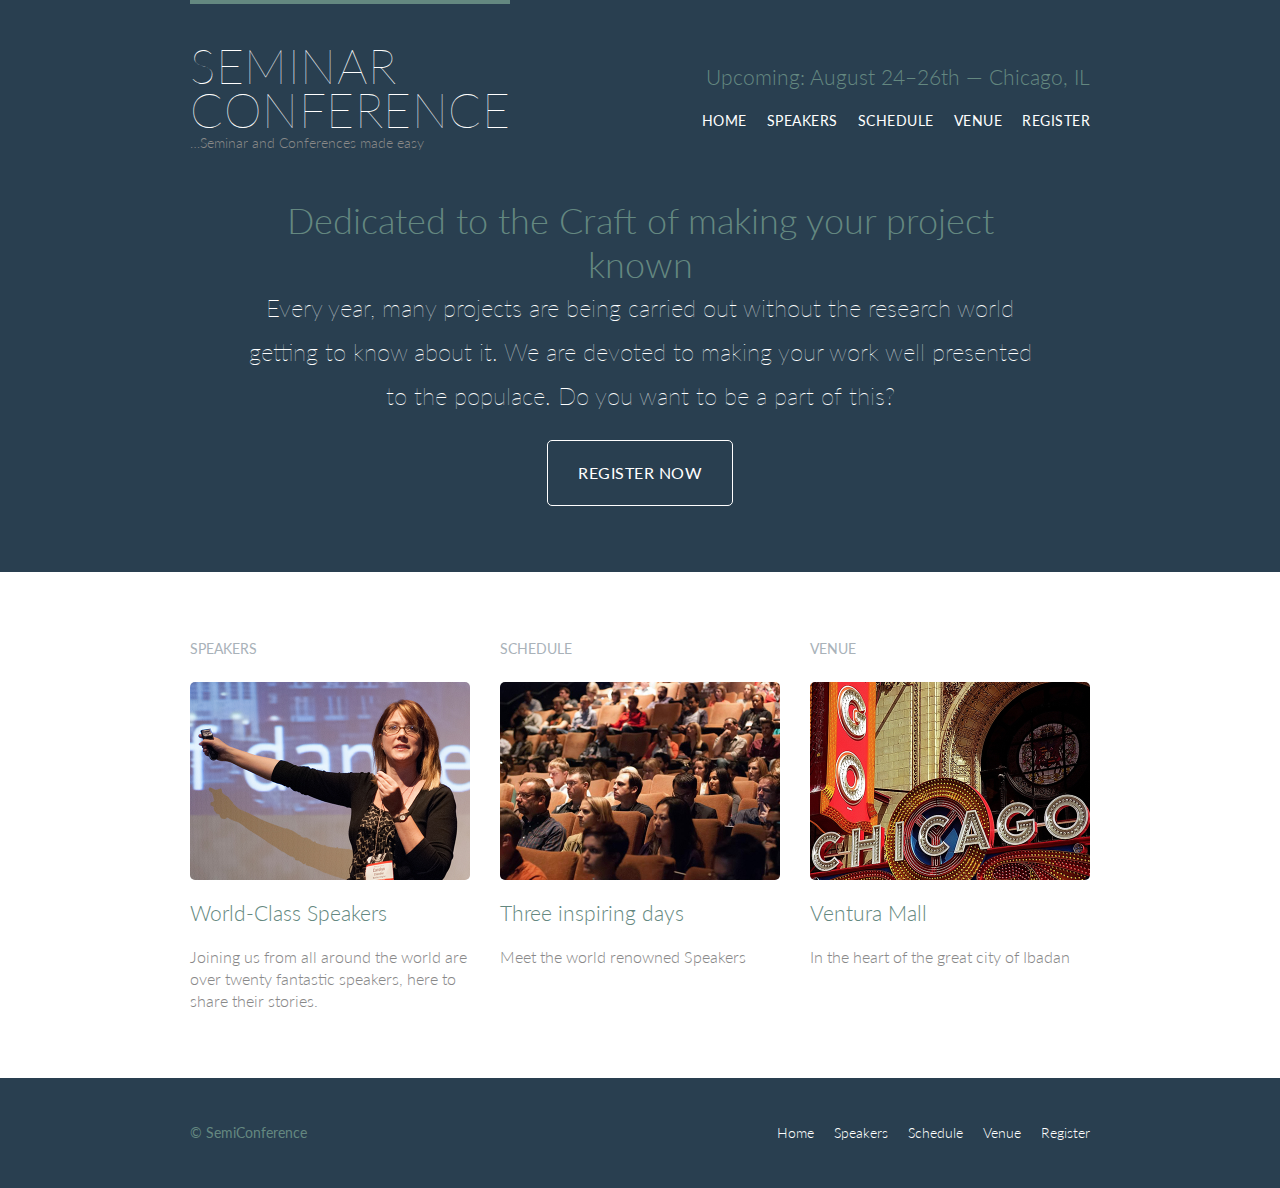
<file: index.html>
<!DOCTYPE html>
<html lang="en">
<head>
    <meta charset="utf-8" />
    <title>Home Page</title>
    <link rel="stylesheet" href="css/style.css">
    <link rel="stylesheet" href="http://fonts.googleapis.com/css?family=Lato:100,300,400">

</head>

<body>
      <!-- Header -->
    <header class="primary-header container group">
            <h1 class="logo"><a href="index.html">Seminar<br>Conference</a></h1>
                 
<!--<h1>Seminar and Conferences made easy</h1>-->
        <h3 class="tagline"> Upcoming: August 24&ndash;26th &mdash; Chicago, IL</h3>
        
        <nav class="nav primary-nav">
            <ul>
                <li><a href="index.html">Home</a></li><!-- 
                --><li><a href="speakers.html">Speakers</a></li><!-- 
                --><li><a href="schedule.html">Schedule</a></li><!-- 
                --><li><a href="venue.html">Venue</a></li><!-- 
                --><li><a href="register.html">Register</a></li>
            </ul>
          </nav>
          <h6 class="slog"> &hellip;Seminar and Conferences made easy </h6>    
    </header>
    <section class="hero container">
        <h2>Dedicated to the Craft of making your project known</h2>
        <p>Every year, many projects are being carried 
            out without the research world getting to know about it. 
            We are devoted to making your work well presented to the populace.
        Do you want to be a part of this?</p>
        <a href="register.html" class="btn btn-alt">Register now</a>
    </section>

    <section class="row">
    <div class="grid"><!-- 
            Speakers 
        --><section class="teaser col-1-3">
                <h5>Speakers</h5>
                    <a href="speakers.html" >
                        <img src="img/home/speakers.jpg" alt="Professional Speaker">
                        <h3>World-Class Speakers</h3>
                    </a>
                    <p>Joining us from all around the world are over twenty fantastic speakers, 
                            here to share their stories.</p>
                    
            </section><!--
                Schedule 
            --><section class="teaser col-1-3">
                    <h5>Schedule</h5>
                    <a href="schedule.html" >
                        <img src="img/home/schedule.jpg" alt=" Schedule">
                        <h3>Three inspiring days</h3>
                    </a>
                     <p>Meet the world renowned Speakers</p>
                   
            </section><!-- 
                Venue
            --><section class="teaser col-1-3">
                    <h5>Venue</h5>
                    <a href="venue.html" >
                            <img src="img/home/venue.jpg" alt="Chicago venue">
                        <h3>Ventura Mall</h3>
                    </a>
                    <p>In the heart of the great city of Ibadan</p>

            </section>
            
        </div>
    </section>
     <!--
    <p>Are you an academician planning to join the league of great academicians...</p>
    -->

    <!-- Division
    <div class="social">
        <p>I may be found on ....</p>
        <p>Additionally, I have a profile on ....</p>
    </div>
-->
    <!-- Span 
    <p> Soon we'll be <span class="tooltip">writing HTML</span>with the best of them. </p>
-->
<!-- Footer-->
    <footer class="primary-footer container group">

        <small class="primary-footer-small">&copy; SemiConference</small>
        <nav class="nav">
                <ul>
                        <li><a href="index.html">Home</a></li><!-- 
                        --><li><a href="speakers.html">Speakers</a></li><!-- 
                        --><li><a href="schedule.html">Schedule</a></li><!-- 
                        --><li><a href="venue.html">Venue</a></li><!-- 
                        --><li><a href="register.html">Register</a></li>
                </ul>
            </nav>
    </footer>
          

</body>
</html>
</file>
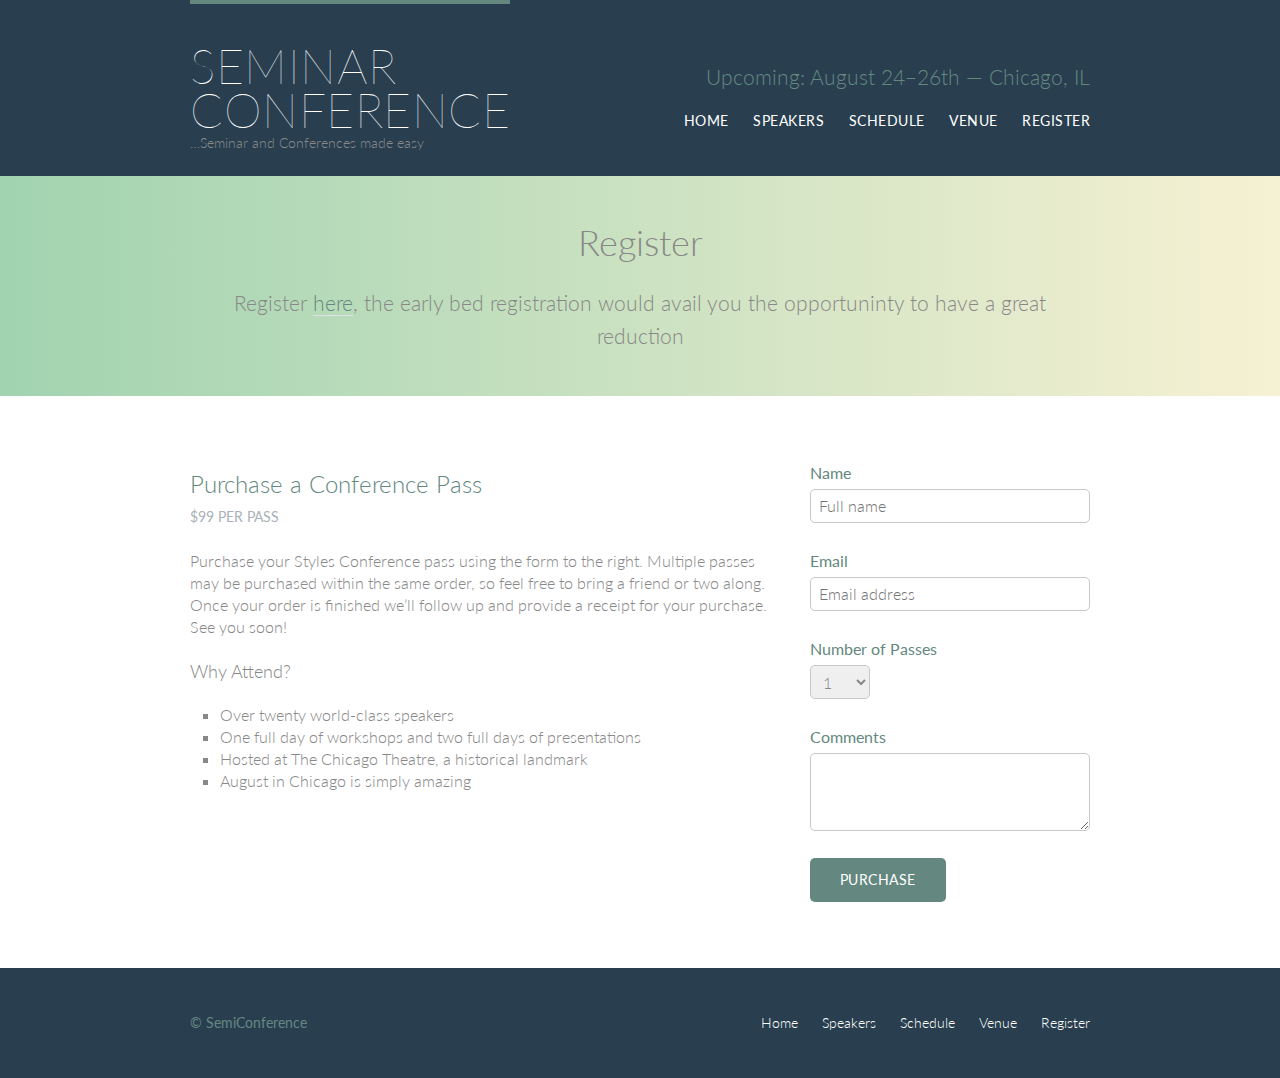
<file: register.html>
<!DOCTYPE html>
<html lang="en">
<head>
    <meta charset="utf-8"/>
    <title>Register</title>
    <link rel="stylesheet" href="css/style.css">
    <link rel="stylesheet" href="http://fonts.googleapis.com/css?family=Lato:100,300,400">

</head>

<body>
<!-- Header -->
<header class="primary-header container group">
    <h1 class="logo"><a href="index.html">Seminar<br>Conference</a></h1>

    <!--<h1>Seminar and Conferences made easy</h1>-->
    <h3 class="tagline"> Upcoming: August 24&ndash;26th &mdash; Chicago, IL</h3>

    <nav class="nav primary-nav">
        <ul>
            <li><a href="index.html">Home</a></li><!-- 
                -->
            <li><a href="speakers.html">Speakers</a></li><!-- 
                -->
            <li><a href="schedule.html">Schedule</a></li><!-- 
                -->
            <li><a href="venue.html">Venue</a></li><!-- 
                -->
            <li><a href="register.html">Register</a></li>
        </ul>
    </nav>
    <h6 class="slog"> &hellip;Seminar and Conferences made easy </h6>
</header>

<section class="row-alt">
    <div class="lead container">

        <h1>Register</h1>

        <p>Register <a href="#reg">here</a>, the early bed registration would avail you the
            opportuninty to have a great reduction </p>

    </div>
</section>

<section class="row">
    <div class="grid">
        <section class="col-2-3">

            <h2>Purchase a Conference Pass</h2>
            <h5>$99 per Pass</h5>

            <p>Purchase your Styles Conference pass using the form to the right. Multiple passes may
                be purchased within the same order, so feel free to bring a friend or two along.
                Once your order is finished we&#8217;ll follow up and provide a receipt for your
                purchase. See you soon!</p>

            <h4>Why Attend?</h4>

            <ul class="why-attend">
                <li>Over twenty world-class speakers</li>
                <li>One full day of workshops and two full days of presentations</li>
                <li>Hosted at The Chicago Theatre, a historical landmark</li>
                <li>August in Chicago is simply amazing</li>
            </ul>
        </section><!--

        --><form class="col-1-3" action="#" method="post" id="reg">

            <fieldset class="register-group">

                <label>
                    Name
                    <input type="text" name="name" placeholder="Full name" required>
                </label>

                <label>
                    Email
                    <input type="email" name="email" placeholder="Email address" required>
                </label>

                <label>
                    Number of Passes
                    <select name="quantity" required>
                        <option value="1" selected>1</option>
                        <option value="2">2</option>
                        <option value="3">3</option>
                        <option value="4">4</option>
                        <option value="5">5</option>
                    </select>
                </label>

                <label>
                    Comments
                    <textarea name="comments"></textarea>
                </label>

            </fieldset>
            <input class="btn btn-default" type="submit" name="submit" value="Purchase">

        </form>

    </div>
</section>


<!-- Footer-->
<footer class="primary-footer container group">

    <small class="primary-footer-small">&copy; SemiConference</small>
    <nav class="nav">
        <ul>
            <li><a href="index.html">Home</a></li><!-- 
                        -->
            <li><a href="speakers.html">Speakers</a></li><!-- 
                        -->
            <li><a href="schedule.html">Schedule</a></li><!-- 
                        -->
            <li><a href="venue.html">Venue</a></li><!-- 
                        -->
            <li><a href="register.html">Register</a></li>
        </ul>
    </nav>
</footer>
</file>
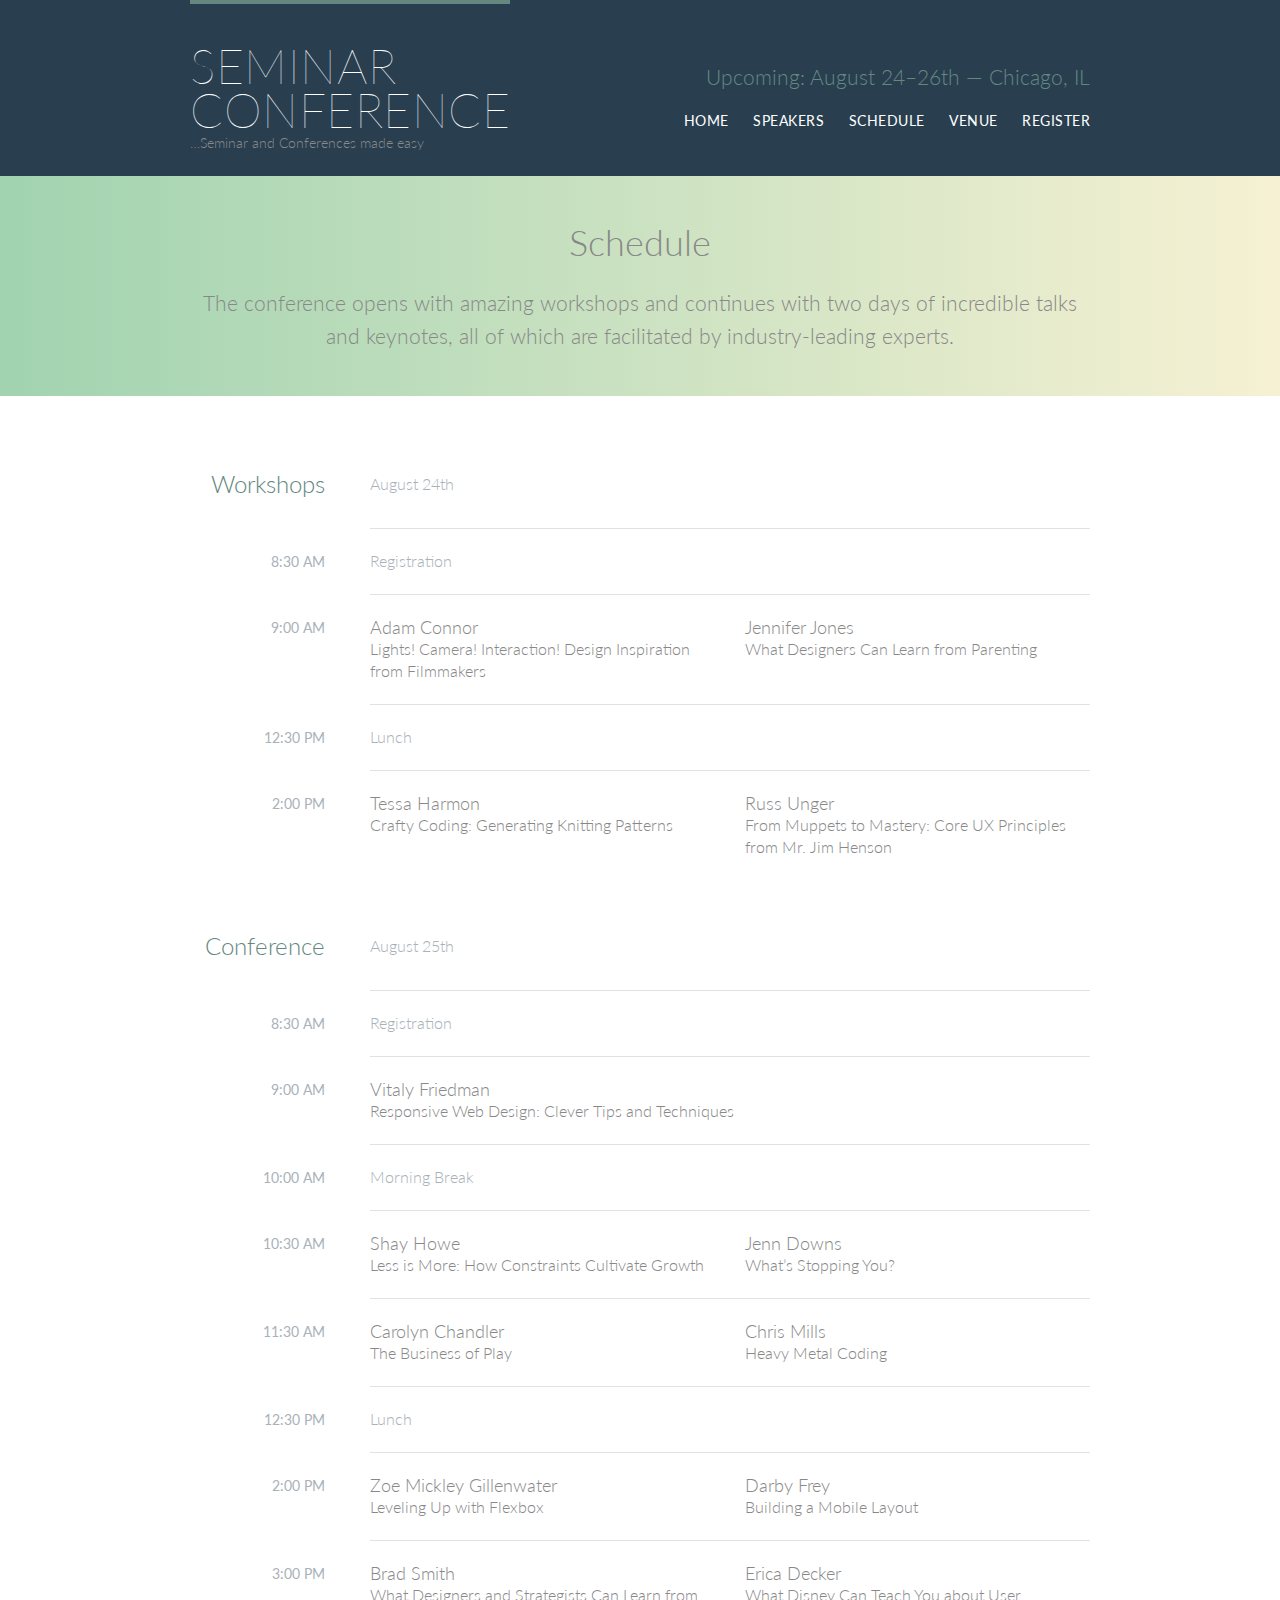
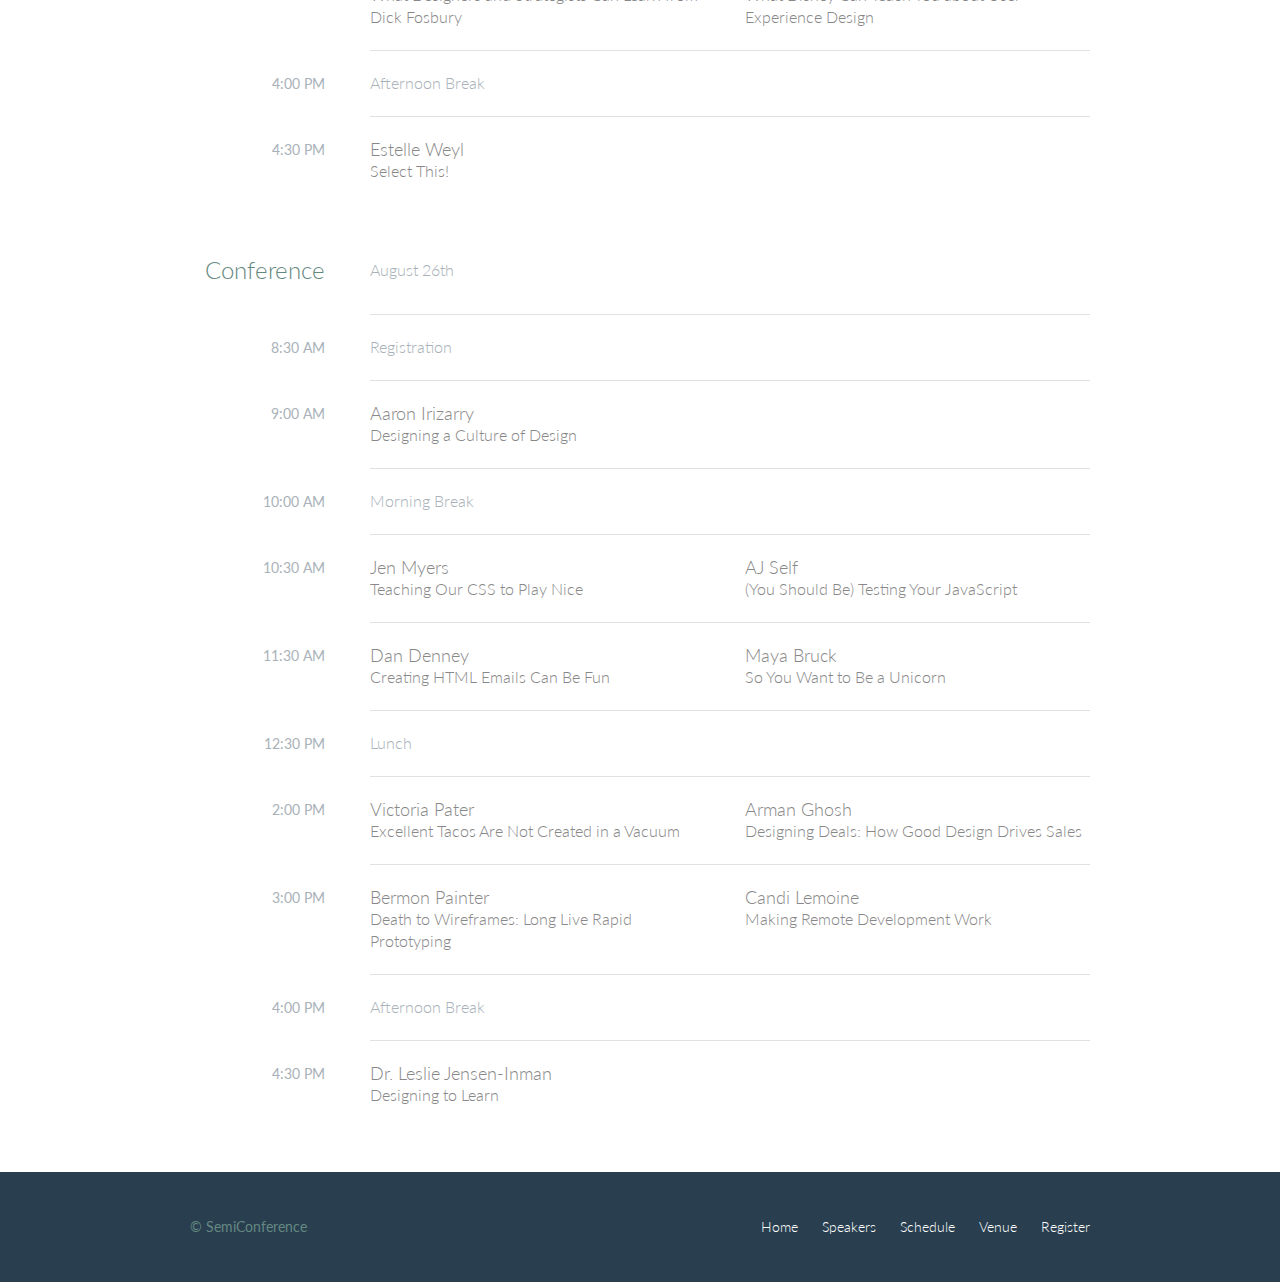
<file: schedule.html>
<!DOCTYPE html>
<html lang="en">
<head>
    <meta charset="utf-8"/>
    <title>Schedule</title>
    <link rel="stylesheet" href="css/style.css">
    <link rel="stylesheet" href="http://fonts.googleapis.com/css?family=Lato:100,300,400">

</head>

<body>
<!-- Header -->
<header class="primary-header container group">
    <h1 class="logo"><a href="index.html">Seminar<br>Conference</a></h1>

    <!--<h1>Seminar and Conferences made easy</h1>-->
    <h3 class="tagline"> Upcoming: August 24&ndash;26th &mdash; Chicago, IL</h3>

    <nav class="nav primary-nav">
        <ul>
            <li><a href="index.html">Home</a></li><!-- 
                        -->
            <li><a href="speakers.html">Speakers</a></li><!-- 
                        -->
            <li><a href="schedule.html">Schedule</a></li><!-- 
                        -->
            <li><a href="venue.html">Venue</a></li><!-- 
                        -->
            <li><a href="register.html">Register</a></li>
        </ul>
    </nav>
    <h6 class="slog"> &hellip;Seminar and Conferences made easy </h6>
</header>

<!-- Lead -->

<section class="row-alt">
    <div class="lead container">

        <h1>Schedule</h1>

        <p>The conference opens with amazing workshops and continues with two days of incredible
            talks and keynotes, all of which are facilitated by industry-leading experts.</p>

    </div>
</section>

<!-- Main content -->

<section class="row">
    <div class="container">

        <!-- Workshops -->

        <table>
            <thead>
            <tr>
                <th scope="row">Workshops</th>
                <td class="schedule-offset" colspan="2">August 24th</td>
            </tr>
            </thead>
            <tbody>
            <tr>
                <th scope="row">
                    <time datetime="08:30:00">8:30 AM</time>
                </th>
                <td class="schedule-offset" colspan="2">
                    Registration
                </td>
            </tr>
            <tr>
                <th scope="row">
                    <time datetime="09:00:00">9:00 AM</time>
                </th>
                <td>
                    <a href="speakers.html#adam-connor"><h4>Adam Connor</h4>
                        Lights! Camera! Interaction! Design Inspiration from Filmmakers</a>
                </td>
                <td>
                    <a href="speakers.html#jennifer-jones">
                        <h4>Jennifer Jones</h4>
                        What Designers Can Learn from Parenting
                    </a>
                </td>
            </tr>
            <tr>
                <th scope="row">
                    <time datetime="12:30:00">12:30 PM</time>
                </th>
                <td class="schedule-offset" colspan="2">
                    Lunch
                </td>
            </tr>
            <tr>
                <th scope="row">
                    <time datetime="14:00">2:00 PM</time>
                </th>
                <td>
                    <a href="speakers.html#tessa-harmon">
                        <h4>Tessa Harmon</h4>
                        Crafty Coding: Generating Knitting Patterns
                    </a>
                </td>
                <td>
                    <a href="speakers.html#russ-unger">
                        <h4>Russ Unger</h4>
                        From Muppets to Mastery: Core UX Principles from Mr. Jim Henson
                    </a>
                </td>
            </tr>
            </tbody>
        </table>

        <!-- Conference -->

        <table>
            <thead>
            <tr>
                <th scope="row">
                    Conference
                </th>
                <td class="schedule-offset" colspan="2">
                    August 25th
                </td>
            </tr>
            </thead>
            <tbody>
            <tr>
                <th scope="row">
                    <time datetime="08:30:00">8:30 AM</time>
                </th>
                <td class="schedule-offset" colspan="2">
                    Registration
                </td>
            </tr>
            <tr>
                <th scope="row">
                    <time datetime="09:00:00">9:00 AM</time>
                </th>
                <td colspan="2">
                    <a href="speakers.html#vitaly-friedman">
                        <h4>Vitaly Friedman</h4>
                        Responsive Web Design: Clever Tips and Techniques
                    </a>
                </td>
            </tr>
            <tr>
                <th scope="row">
                    <time datetime="10:00:00">10:00 AM</time>
                </th>
                <td class="schedule-offset" colspan="2">
                    Morning Break
                </td>
            </tr>
            <tr>
                <th scope="row">
                    <time datetime="10:30:00">10:30 AM</time>
                </th>
                <td>
                    <a href="speakers.html#shay-howe">
                        <h4>Shay Howe</h4>
                        Less is More: How Constraints Cultivate Growth
                    </a>
                </td>
                <td>
                    <a href="speakers.html#jenn-downs">
                        <h4>Jenn Downs</h4>
                        What&#8217;s Stopping You?
                    </a>
                </td>
            </tr>
            <tr>
                <th scope="row">
                    <time datetime="11:30:00">11:30 AM</time>
                </th>
                <td>
                    <a href="speakers.html#carolyn-chandler">
                        <h4>Carolyn Chandler</h4>
                        The Business of Play
                    </a>
                </td>
                <td>
                    <a href="speakers.html#chris-mills">
                        <h4>Chris Mills</h4>
                        Heavy Metal Coding
                    </a>
                </td>
            </tr>
            <tr>
                <th scope="row">
                    <time datetime="12:30:00">12:30 PM</time>
                </th>
                <td class="schedule-offset" colspan="2">
                    Lunch
                </td>
            </tr>
            <tr>
                <th scope="row">
                    <time datetime="14:00">2:00 PM</time>
                </th>
                <td>
                    <a href="speakers.html#zoe-mickley-gillenwater">
                        <h4>Zoe Mickley Gillenwater</h4>
                        Leveling Up with Flexbox
                    </a>
                </td>
                <td>
                    <a href="speakers.html#darby-frey">
                        <h4>Darby Frey</h4>
                        Building a Mobile Layout
                    </a>
                </td>
            </tr>
            <tr>
                <th scope="row">
                    <time datetime="15:00:00">3:00 PM</time>
                </th>
                <td>
                    <a href="speakers.html#brad-smith">
                        <h4>Brad Smith</h4>
                        What Designers and Strategists Can Learn from Dick Fosbury
                    </a>
                </td>
                <td>
                    <a href="speakers.html#erica-decker">
                        <h4>Erica Decker</h4>
                        What Disney Can Teach You about User Experience Design
                    </a>
                </td>
            </tr>
            <tr>
                <th scope="row">
                    <time datetime="16:00:00">4:00 PM</time>
                </th>
                <td class="schedule-offset" colspan="2">
                    Afternoon Break
                </td>
            </tr>
            <tr>
                <th scope="row">
                    <time datetime="16:30:00">4:30 PM</time>
                </th>
                <td colspan="2">
                    <a href="speakers.html#estelle-weyl">
                        <h4>Estelle Weyl</h4>
                        Select This!
                    </a>
                </td>
            </tr>
            </tbody>
        </table>

        <!-- Conference -->

        <table>
            <thead>
            <tr>
                <th scope="row">
                    Conference
                </th>
                <td class="schedule-offset" colspan="2">
                    August 26th
                </td>
            </tr>
            </thead>
            <tbody>
            <tr>
                <th scope="row">
                    <time datetime="08:30:00">8:30 AM</time>
                </th>
                <td class="schedule-offset" colspan="2">
                    Registration
                </td>
            </tr>
            <tr>
                <th scope="row">
                    <time datetime="09:00:00">9:00 AM</time>
                </th>
                <td colspan="2">
                    <a href="speakers.html#aaron-irizarry">
                        <h4>Aaron Irizarry</h4>
                        Designing a Culture of Design
                    </a>
                </td>
            </tr>
            <tr>
                <th scope="row">
                    <time datetime="10:00:00">10:00 AM</time>
                </th>
                <td class="schedule-offset" colspan="2">
                    Morning Break
                </td>
            </tr>
            <tr>
                <th scope="row">
                    <time datetime="10:30:00">10:30 AM</time>
                </th>
                <td>
                    <a href="speakers.html#jen-myers">
                        <h4>Jen Myers</h4>
                        Teaching Our CSS to Play Nice
                    </a>
                </td>
                <td>
                    <a href="speakers.html#aj-self">
                        <h4>AJ Self</h4>
                        (You Should Be) Testing Your JavaScript
                    </a>
                </td>
            </tr>
            <tr>
                <th scope="row">
                    <time datetime="11:30:00">11:30 AM</time>
                </th>
                <td>
                    <a href="speakers.html#dan-denney">
                        <h4>Dan Denney</h4>
                        Creating HTML Emails Can Be Fun
                    </a>
                </td>
                <td>
                    <a href="speakers.html#maya-bruck">
                        <h4>Maya Bruck</h4>
                        So You Want to Be a Unicorn
                    </a>
                </td>
            </tr>
            <tr>
                <th scope="row">
                    <time datetime="12:30:00">12:30 PM</time>
                </th>
                <td class="schedule-offset" colspan="2">
                    Lunch
                </td>
            </tr>
            <tr>
                <th scope="row">
                    <time datetime="14:00">2:00 PM</time>
                </th>
                <td>
                    <a href="speakers.html#victoria-pater">
                        <h4>Victoria Pater</h4>
                        Excellent Tacos Are Not Created in a Vacuum
                    </a>
                </td>
                <td>
                    <a href="speakers.html#arman-ghosh">
                        <h4>Arman Ghosh</h4>
                        Designing Deals: How Good Design Drives Sales
                    </a>
                </td>
            </tr>
            <tr>
                <th scope="row">
                    <time datetime="15:00:00">3:00 PM</time>
                </th>
                <td>
                    <a href="speakers.html#bermon-painter">
                        <h4>Bermon Painter</h4>
                        Death to Wireframes: Long Live Rapid Prototyping
                    </a>
                </td>
                <td>
                    <a href="speakers.html#candi-lemoine">
                        <h4>Candi Lemoine</h4>
                        Making Remote Development Work
                    </a>
                </td>
            </tr>
            <tr>
                <th scope="row">
                    <time datetime="16:00:00">4:00 PM</time>
                </th>
                <td class="schedule-offset" colspan="2">
                    Afternoon Break
                </td>
            </tr>
            <tr>
                <th scope="row">
                    <time datetime="16:30:00">4:30 PM</time>
                </th>
                <td colspan="2">
                    <a href="speakers.html#leslie-jensen-inman">
                        <h4>Dr. Leslie Jensen-Inman</h4>
                        Designing to Learn
                    </a>
                </td>
            </tr>
            </tbody>
        </table>

    </div>
</section>


<!-- Footer-->
<footer class="primary-footer container group">

    <small class="primary-footer-small">&copy; SemiConference</small>
    <nav class="nav">
        <ul>
            <li><a href="index.html">Home</a></li><!-- 
                        -->
            <li><a href="speakers.html">Speakers</a></li><!-- 
                        -->
            <li><a href="schedule.html">Schedule</a></li><!-- 
                        -->
            <li><a href="venue.html">Venue</a></li><!-- 
                        -->
            <li><a href="register.html">Register</a></li>
        </ul>
    </nav>
</footer>


</body>
</html>
</file>
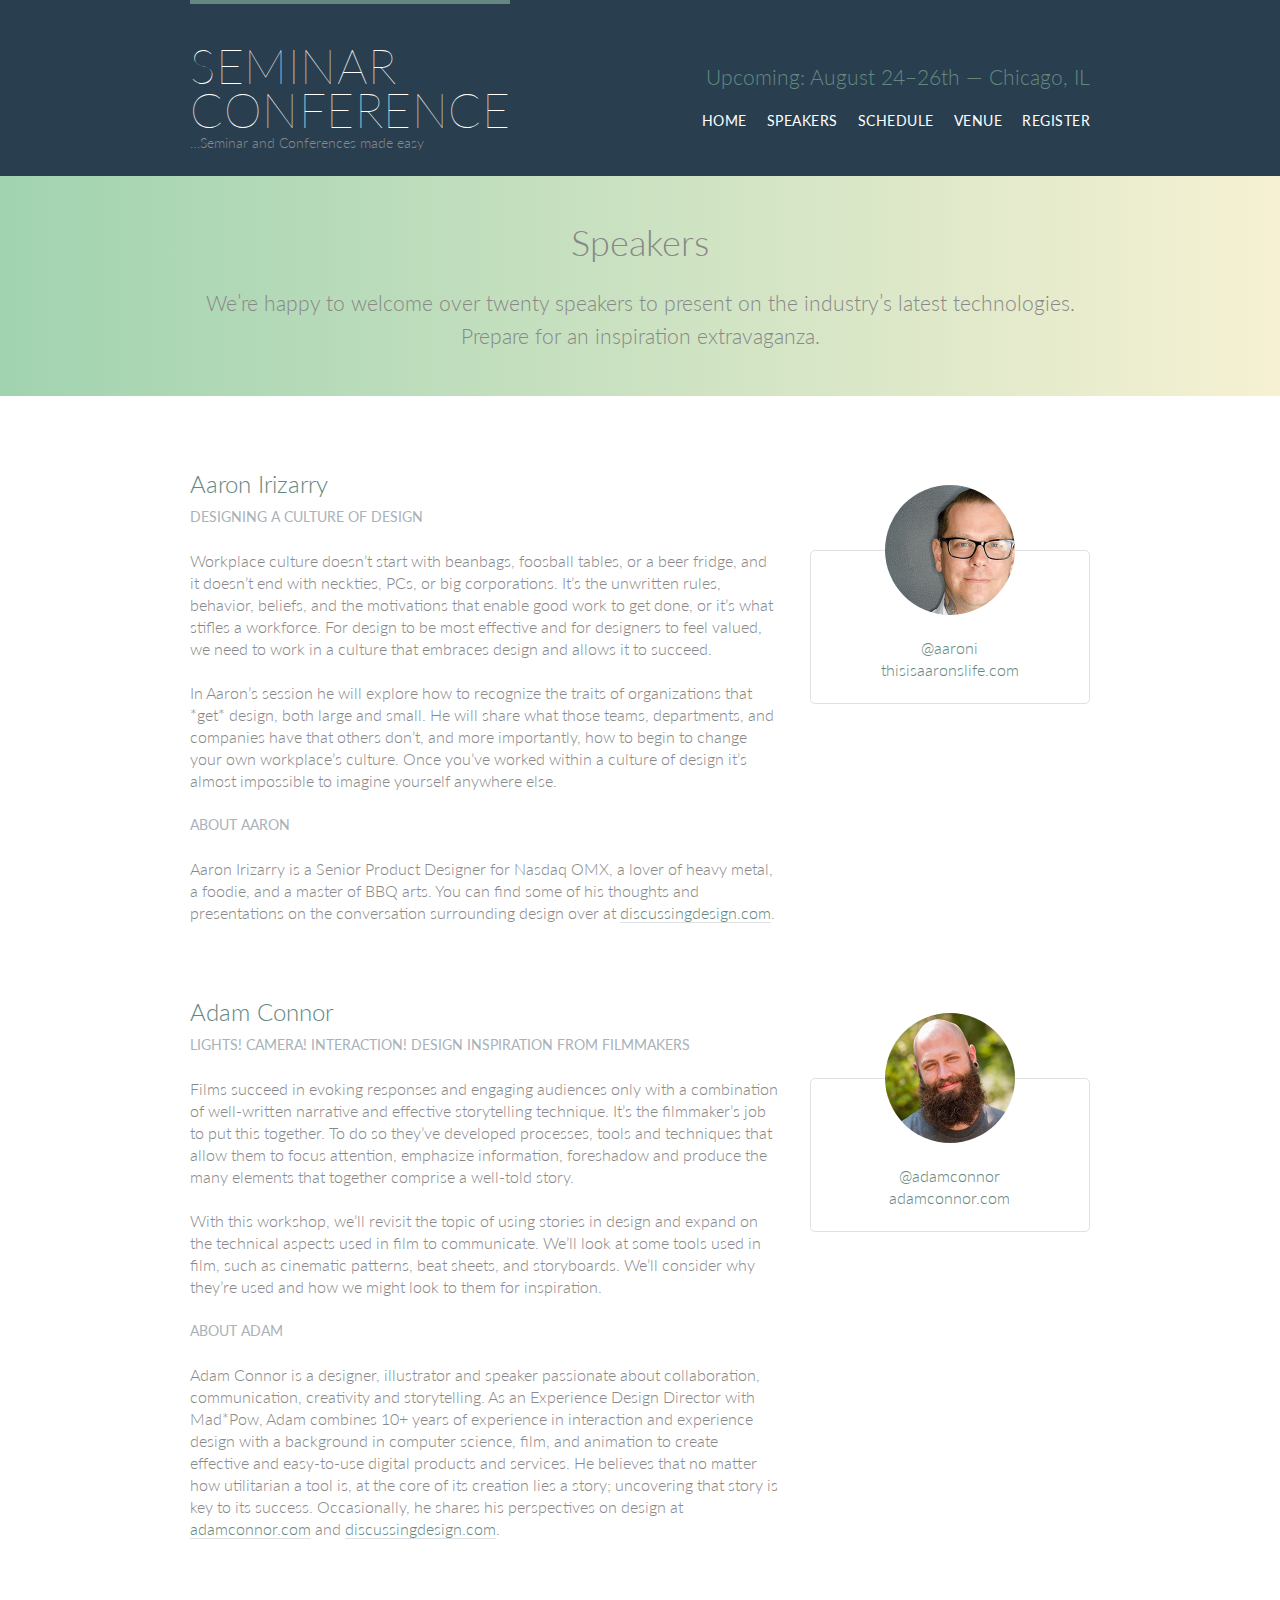
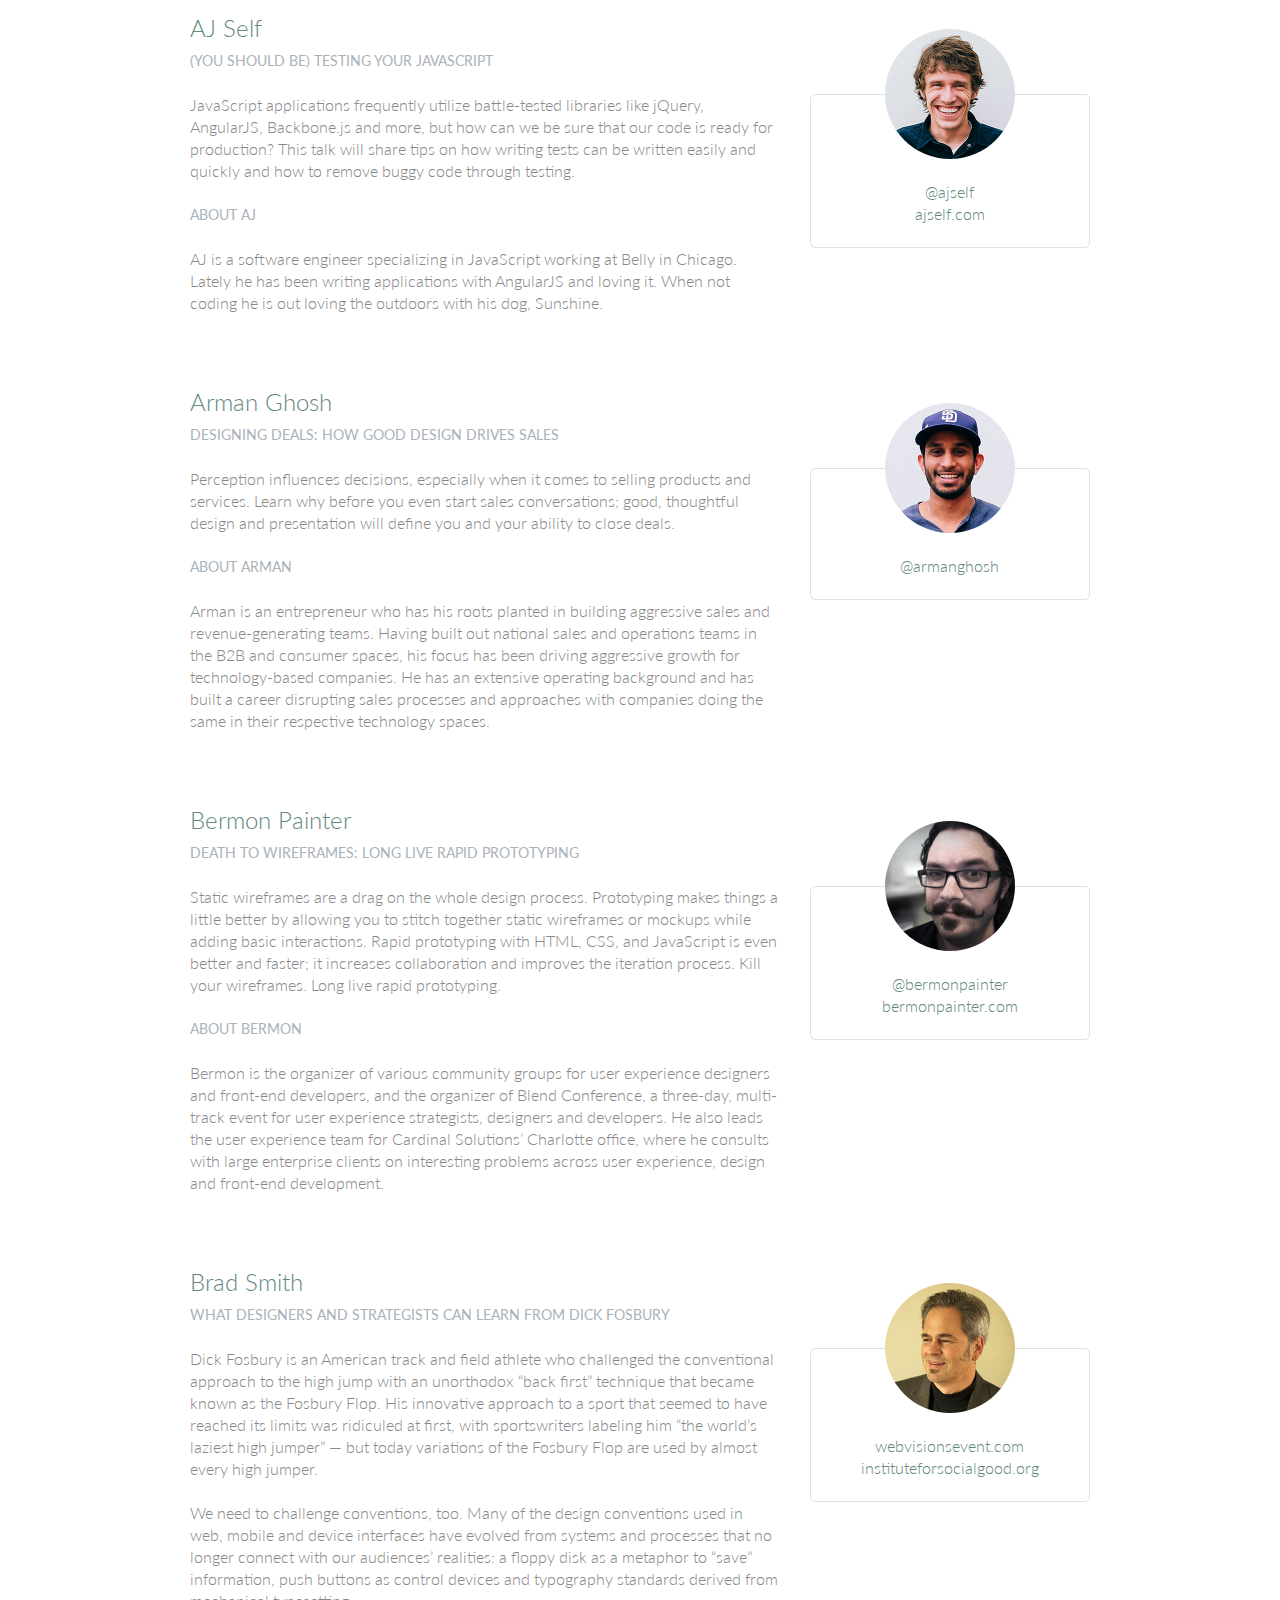
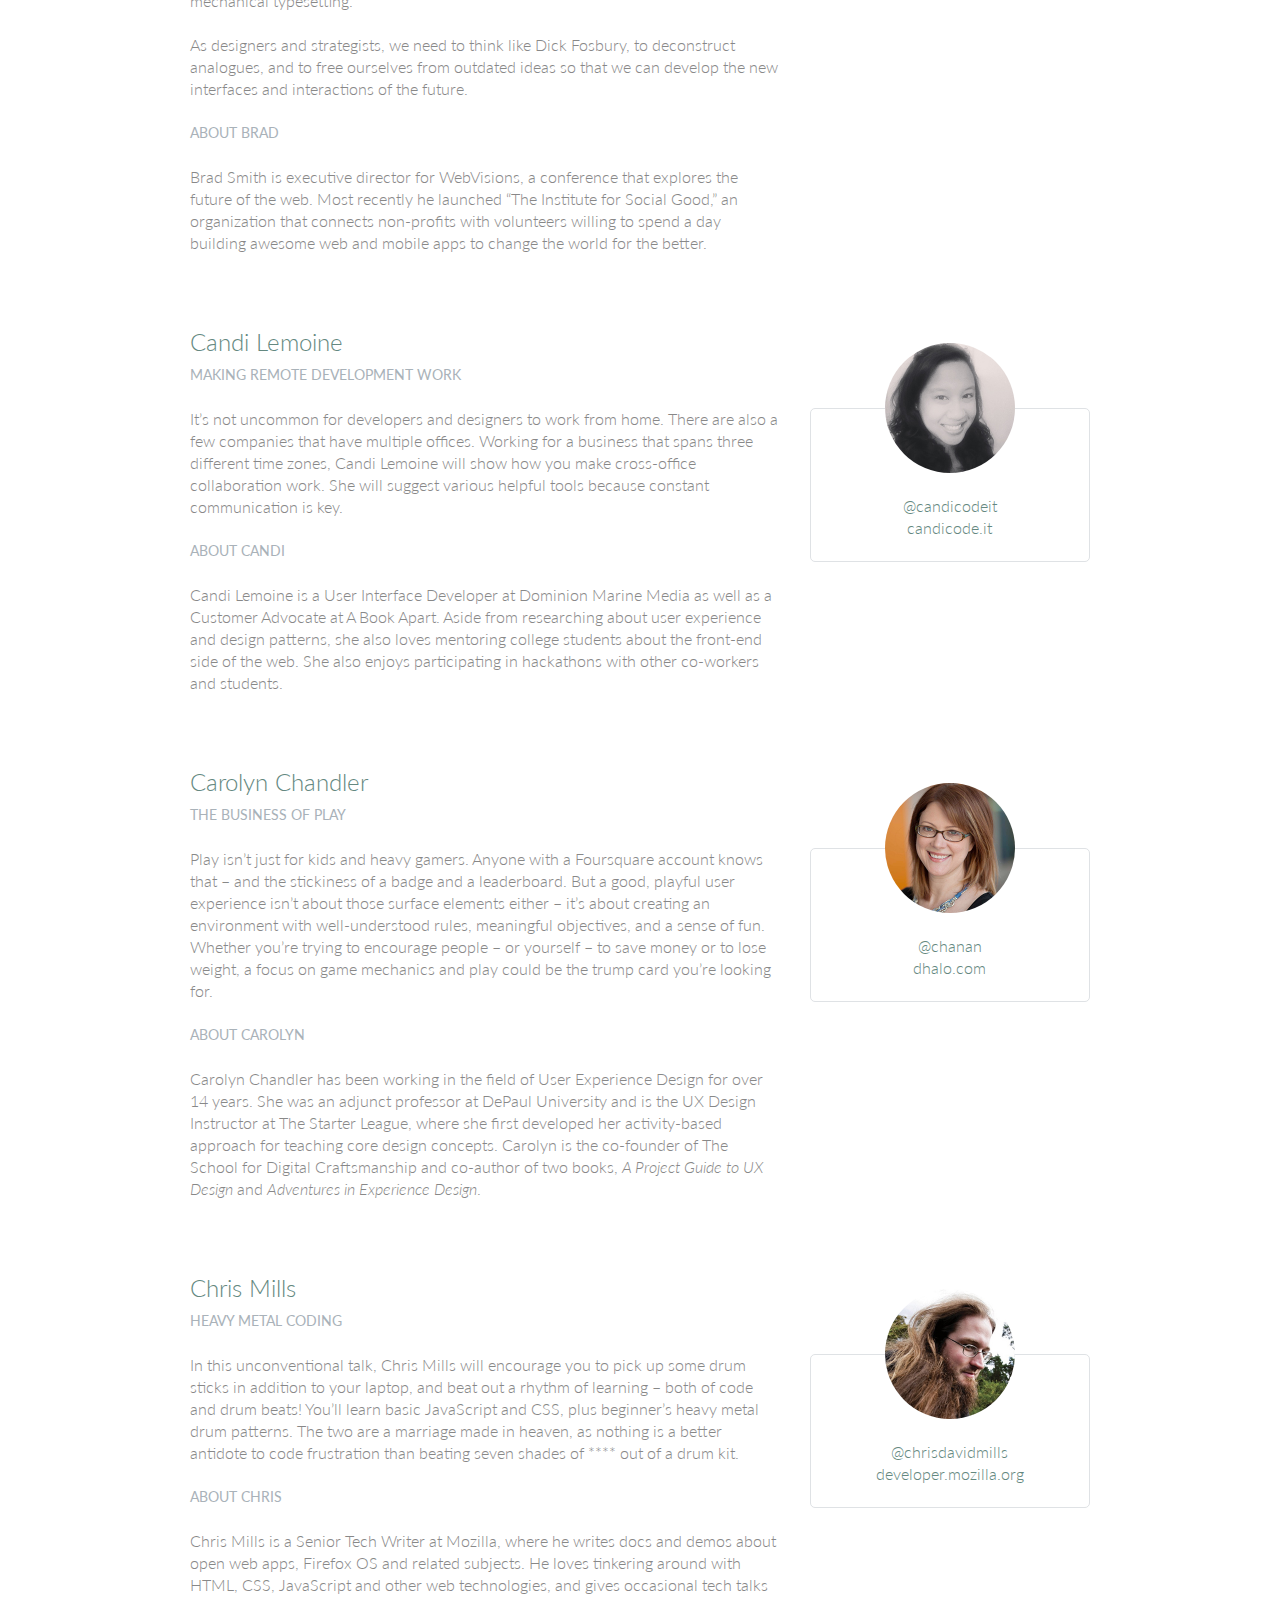
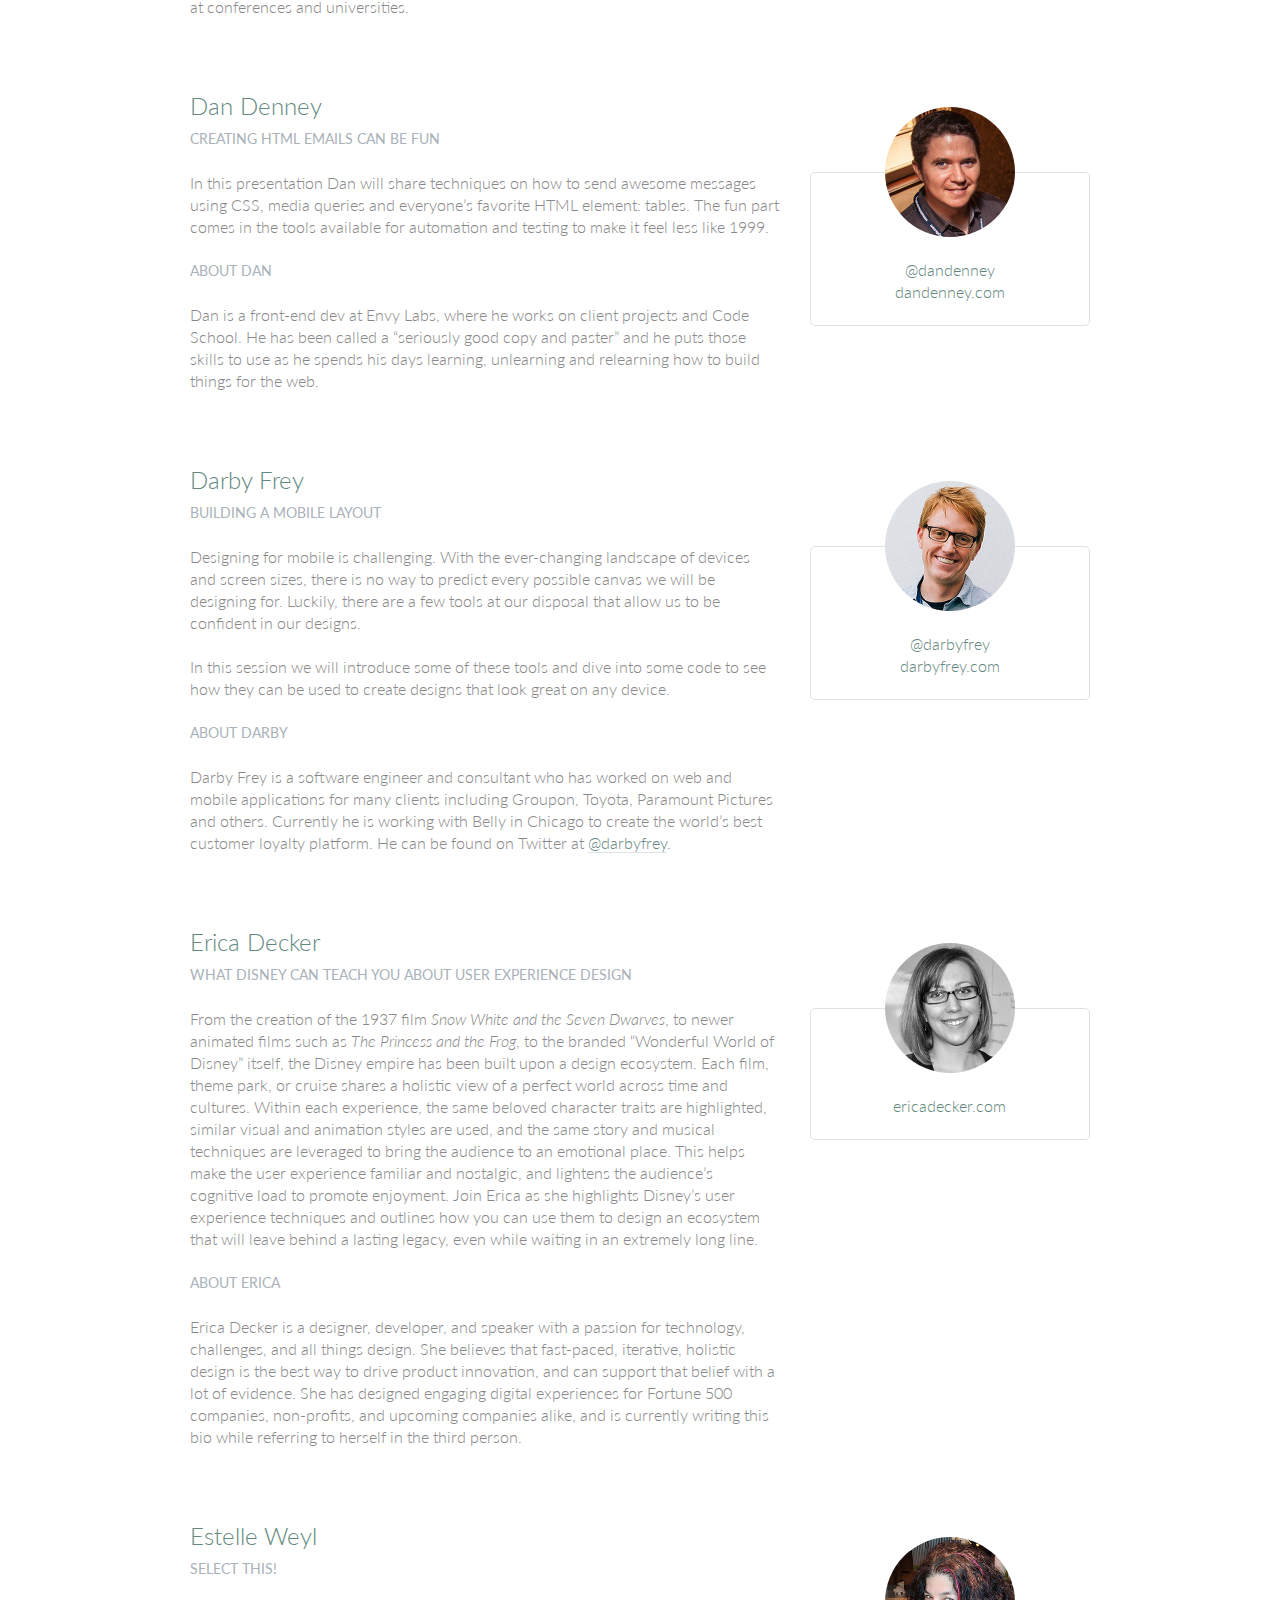
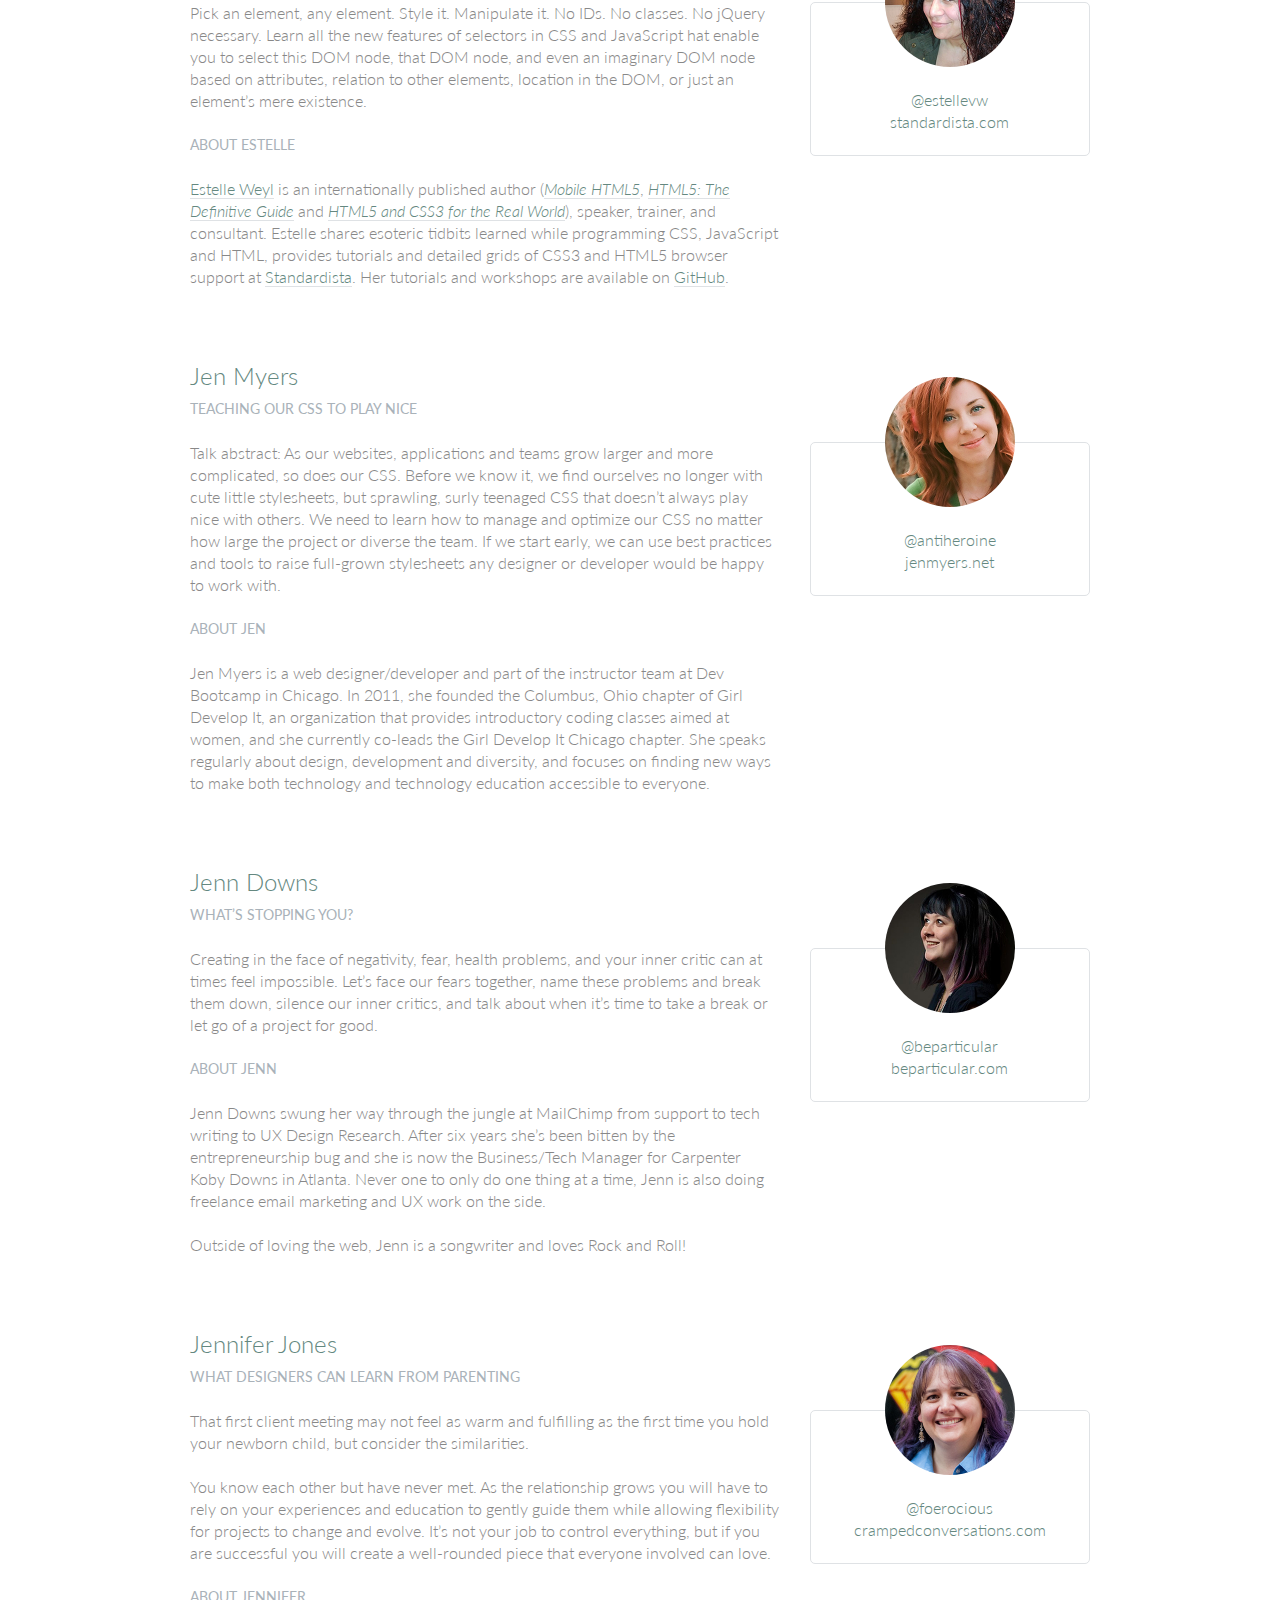
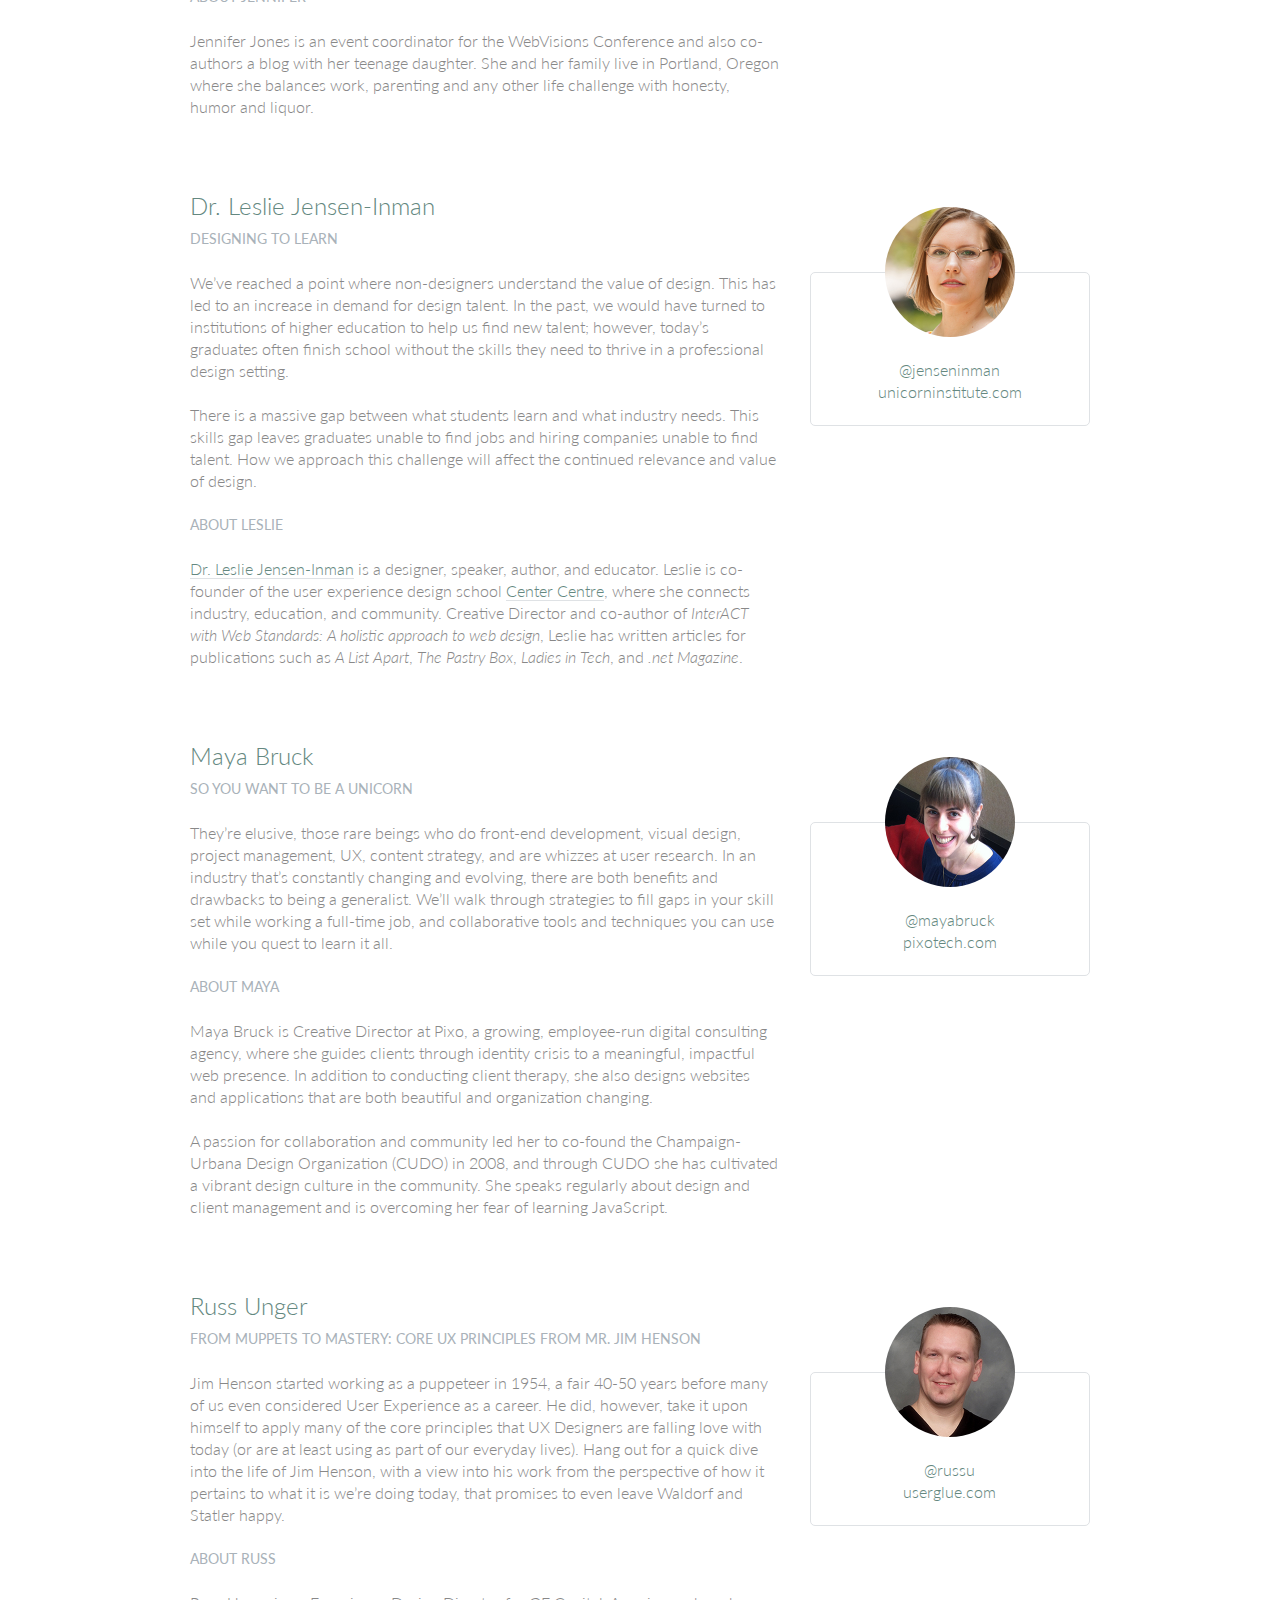
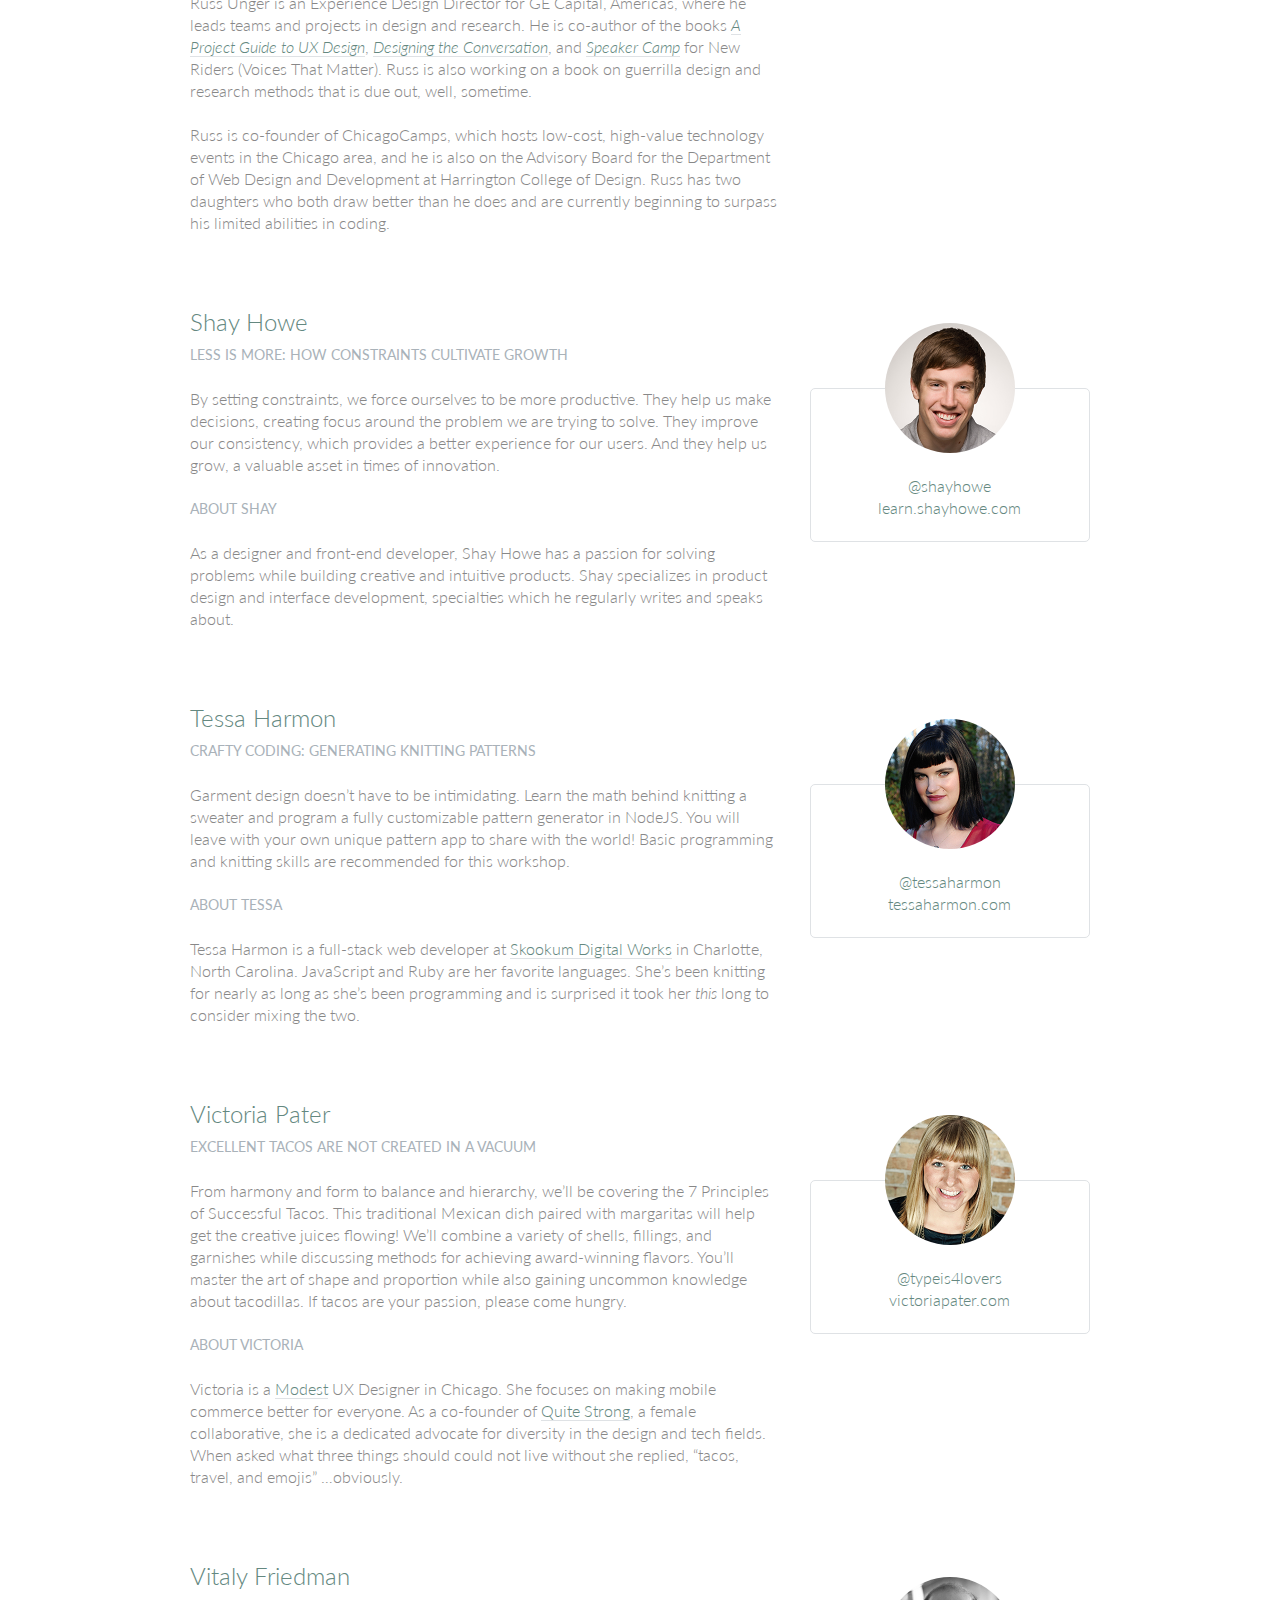
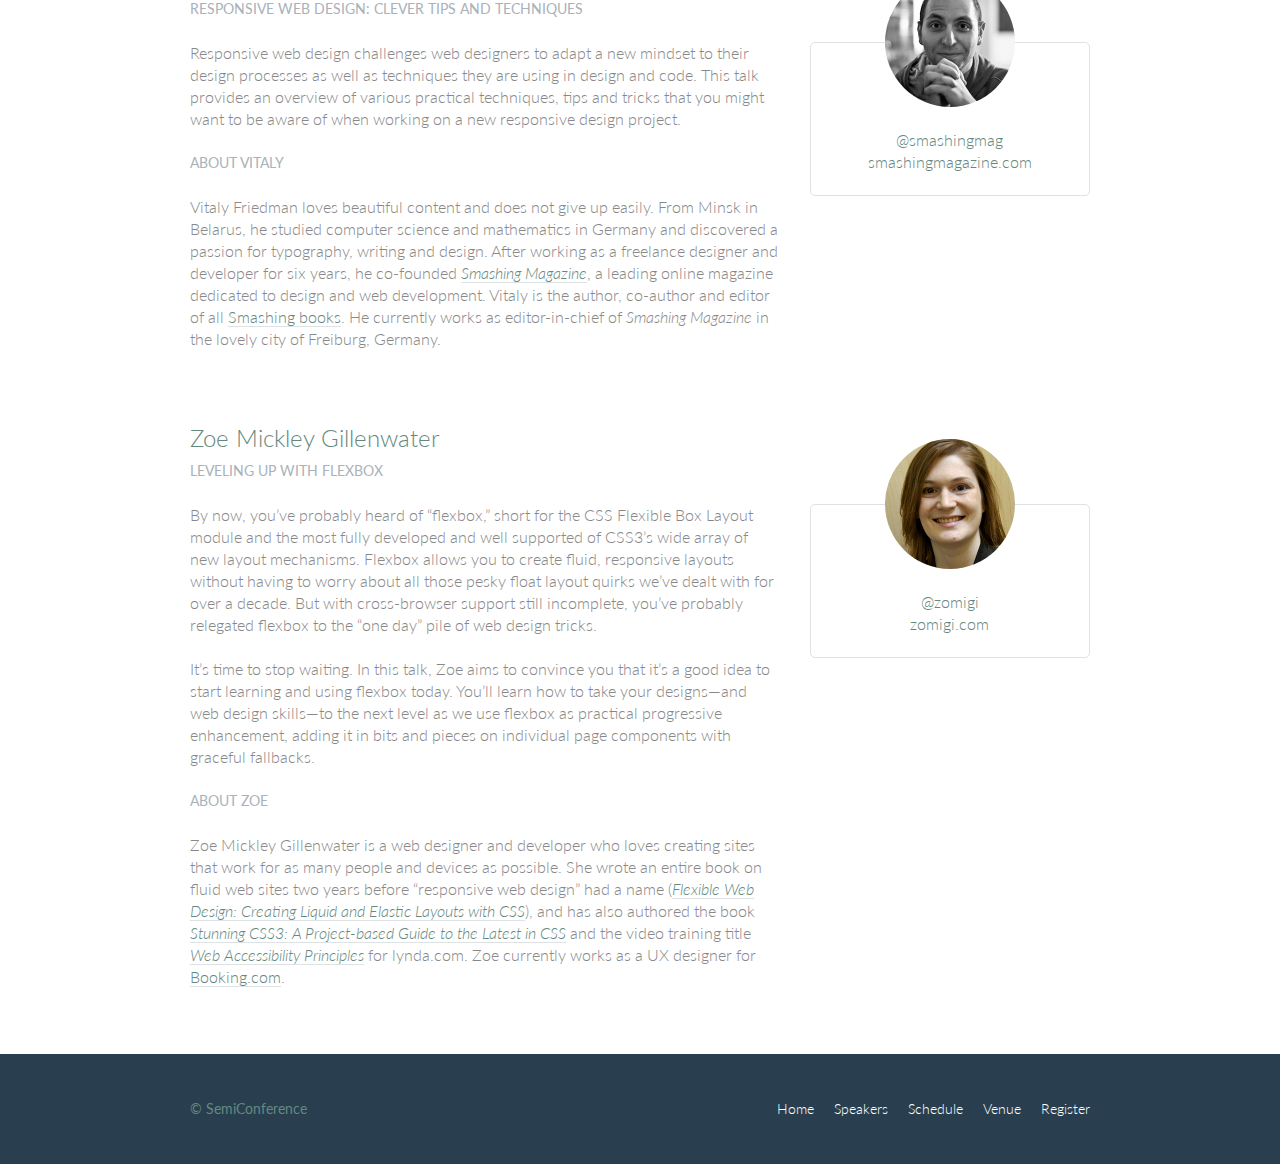
<file: speakers.html>
<!DOCTYPE html>
<html lang="en">
<head>
    <meta charset="utf-8" />
    <title>Speakers - Styles Conference</title>
    <link rel="stylesheet" href="css/style.css">
    <link rel="stylesheet" href="http://fonts.googleapis.com/css?family=Lato:100,300,400">

</head>

<body>
  
    <!-- Header -->
    <header class="primary-header container group">
            <h1 class="logo"><a href="index.html">Seminar<br>Conference</a></h1>
                 
<!--<h1>Seminar and Conferences made easy</h1>-->
        <h3 class="tagline"> Upcoming: August 24&ndash;26th &mdash; Chicago, IL</h3>
        
        <nav class="nav primary-nav">
            <ul>
                <li><a href="index.html">Home</a></li><!-- 
                --><li><a href="speakers.html">Speakers</a></li><!-- 
                --><li><a href="schedule.html">Schedule</a></li><!-- 
                --><li><a href="venue.html">Venue</a></li><!-- 
                --><li><a href="register.html">Register</a></li>
            </ul>
          </nav>
          <h6 class="slog"> &hellip;Seminar and Conferences made easy </h6>    
    </header>

    <!-- Lead -->

    <section class="row-alt">
      <div class="lead container">

        <h1>Speakers</h1>

        <p>We&#8217;re happy to welcome over twenty speakers to present on the industry&#8217;s latest technologies. Prepare for an inspiration extravaganza.</p>

      </div>
    </section>

<!-- Main content -->

<section class="row">
    <div class="grid">

      <!-- Aaron Irizarry -->

      <section class="speaker" id="aaron-irizarry">

        <div class="col-2-3">

          <h2>Aaron Irizarry</h2>
          <h5>Designing a Culture of Design</h5>

          <p>Workplace culture doesn&#8217;t start with beanbags, foosball tables, or a beer fridge, and it doesn&#8217;t end with neckties, PCs, or big corporations. It&#8217;s the unwritten rules, behavior, beliefs, and the motivations that enable good work to get done, or it&#8217;s what stifles a workforce. For design to be most effective and for designers to feel valued, we need to work in a culture that embraces design and allows it to succeed.</p>

          <p>In Aaron&#8217;s session he will explore how to recognize the traits of organizations that *get* design, both large and small. He will share what those teams, departments, and companies have that others don&#8217;t, and more importantly, how to begin to change your own workplace&#8217;s culture. Once you&#8217;ve worked within a culture of design it&#8217;s almost impossible to imagine yourself anywhere else.</p>

          <h5>About Aaron</h5>

          <p>Aaron Irizarry is a Senior Product Designer for Nasdaq OMX, a lover of heavy metal, a foodie, and a master of BBQ arts. You can find some of his thoughts and presentations on the conversation surrounding design over at <a href="http://www.discussingdesign.com/">discussingdesign.com</a>.</p>

        </div><!--

        --><aside class="col-1-3">
          <div class="speaker-info">

            <img src="img/speakers/aaron-irizarry.jpg" alt="Aaron Irizarry">

            <ul>
              <li><a href="https://twitter.com/aaroni">@aaroni</a></li>
              <li><a href="http://www.thisisaaronslife.com/">thisisaaronslife.com</a></li>
            </ul>

          </div>
        </aside>

      </section>

      <!-- Adam Connor -->

      <section class="speaker" id="adam-connor">

        <div class="col-2-3">

          <h2>Adam Connor</h2>
          <h5>Lights! Camera! Interaction! Design Inspiration from Filmmakers</h5>

          <p>Films succeed in evoking responses and engaging audiences only with a combination of well-written narrative and effective storytelling technique. It&#8217;s the filmmaker&#8217;s job to put this together. To do so they&#8217;ve developed processes, tools and techniques that allow them to focus attention, emphasize information, foreshadow and produce the many elements that together comprise a well-told story.</p>

          <p>With this workshop, we&#8217;ll revisit the topic of using stories in design and expand on the technical aspects used in film to communicate. We&#8217;ll look at some tools used in film, such as cinematic patterns, beat sheets, and storyboards. We&#8217;ll consider why they&#8217;re used and how we might look to them for inspiration.</p>

          <h5>About Adam</h5>

          <p>Adam Connor is a designer, illustrator and speaker passionate about collaboration, communication, creativity and storytelling. As an Experience Design Director with Mad*Pow, Adam combines 10+ years of experience in interaction and experience design with a background in computer science, film, and animation to create effective and easy-to-use digital products and services. He believes that no matter how utilitarian a tool is, at the core of its creation lies a story; uncovering that story is key to its success. Occasionally, he shares his perspectives on design at <a href="http://adamconnor.com/">adamconnor.com</a> and <a href="http://www.discussingdesign.com/">discussingdesign.com</a>.</p>

        </div><!--

        --><aside class="col-1-3">
          <div class="speaker-info">

            <img src="img/speakers/adam-connor.jpg" alt="Adam Connor">

            <ul>
              <li><a href="https://twitter.com/adamconnor">@adamconnor</a></li>
              <li><a href="http://adamconnor.com/">adamconnor.com</a></li>
            </ul>

          </div>
        </aside>

      </section>

      <!-- AJ Self -->

      <section class="speaker" id="aj-self">

        <div class="col-2-3">

          <h2>AJ Self</h2>
          <h5>(You Should Be) Testing Your JavaScript</h5>

          <p>JavaScript applications frequently utilize battle-tested libraries like jQuery, AngularJS, Backbone.js and more, but how can we be sure that our code is ready for production? This talk will share tips on how writing tests can be written easily and quickly and how to remove buggy code through testing.</p>

          <h5>About AJ</h5>

          <p>AJ is a software engineer specializing in JavaScript working at Belly in Chicago. Lately he has been writing applications with AngularJS and loving it. When not coding he is out loving the outdoors with his dog, Sunshine.</p>

        </div><!--

        --><aside class="col-1-3">
          <div class="speaker-info">

            <img src="img/speakers/aj-self.jpg" alt="AJ Self">

            <ul>
              <li><a href="https://twitter.com/ajself">@ajself</a></li>
              <li><a href="http://www.ajself.com/">ajself.com</a></li>
            </ul>

          </div>
        </aside>

      </section>

      <!-- Arman Ghosh -->

      <section class="speaker" id="arman-ghosh">

        <div class="col-2-3">

          <h2>Arman Ghosh</h2>
          <h5>Designing Deals: How Good Design Drives Sales</h5>

          <p>Perception influences decisions, especially when it comes to selling products and services. Learn why before you even start sales conversations; good, thoughtful design and presentation will define you and your ability to close deals.</p>

          <h5>About Arman</h5>

          <p>Arman is an entrepreneur who has his roots planted in building aggressive sales and revenue-generating teams. Having built out national sales and operations teams in the B2B and consumer spaces, his focus has been driving aggressive growth for technology-based companies. He has an extensive operating background and has built a career disrupting sales processes and approaches with companies doing the same in their respective technology spaces.</p>

        </div><!--

        --><aside class="col-1-3">
          <div class="speaker-info">

            <img src="img/speakers/arman-ghosh.jpg" alt="Arman Ghosh">

            <ul>
              <li><a href="https://twitter.com/armanghosh">@armanghosh</a></li>
            </ul>

          </div>
        </aside>

      </section>

      <!-- Bermon Painter -->

      <section class="speaker" id="bermon-painter">

        <div class="col-2-3">

          <h2>Bermon Painter</h2>
          <h5>Death to Wireframes: Long Live Rapid Prototyping</h5>

          <p>Static wireframes are a drag on the whole design process. Prototyping makes things a little better by allowing you to stitch together static wireframes or mockups while adding basic interactions. Rapid prototyping with HTML, CSS, and JavaScript is even better and faster; it increases collaboration and improves the iteration process. Kill your wireframes. Long live rapid prototyping.</p>

          <h5>About Bermon</h5>

          <p>Bermon is the organizer of various community groups for user experience designers and front-end developers, and the organizer of Blend Conference, a three-day, multi-track event for user experience strategists, designers and developers. He also leads the user experience team for Cardinal Solutions&#8217; Charlotte office, where he consults with large enterprise clients on interesting problems across user experience, design and front-end development.</p>

        </div><!--

        --><aside class="col-1-3">
          <div class="speaker-info">

            <img src="img/speakers/bermon-painter.jpg" alt="Bermon Painter">

            <ul>
              <li><a href="https://twitter.com/bermonpainter">@bermonpainter</a></li>
              <li><a href="http://bermonpainter.com/">bermonpainter.com</a></li>
            </ul>

          </div>
        </aside>

      </section>

      <!-- Brad Smith -->

      <section class="speaker" id="brad-smith">

        <div class="col-2-3">

          <h2>Brad Smith</h2>
          <h5>What Designers and Strategists Can Learn from Dick Fosbury</h5>

          <p>Dick Fosbury is an American track and field athlete who challenged the conventional approach to the high jump with an unorthodox &#8220;back first&#8221; technique that became known as the Fosbury Flop. His innovative approach to a sport that seemed to have reached its limits was ridiculed at first, with sportswriters labeling him &#8220;the world&#8217;s laziest high jumper&#8221; &#8212; but today variations of the Fosbury Flop are used by almost every high jumper.</p>

          <p>We need to challenge conventions, too. Many of the design conventions used in web, mobile and device interfaces have evolved from systems and processes that no longer connect with our audiences&#8217; realities: a floppy disk as a metaphor to &#8220;save&#8221; information, push buttons as control devices and typography standards derived from mechanical typesetting.</p>

          <p>As designers and strategists, we need to think like Dick Fosbury, to deconstruct analogues, and to free ourselves from outdated ideas so that we can develop the new interfaces and interactions of the future.</p>

          <h5>About Brad</h5>

          <p>Brad Smith is executive director for WebVisions, a conference that explores the future of the web. Most recently he launched &#8220;The Institute for Social Good,&#8221; an organization that connects non-profits with volunteers willing to spend a day building awesome web and mobile apps to change the world for the better.</p>

        </div><!--

        --><aside class="col-1-3">
          <div class="speaker-info">

            <img src="img/speakers/brad-smith.jpg" alt="Brad Smith">

            <ul>
              <li><a href="http://www.webvisionsevent.com/">webvisionsevent.com</a></li>
              <li><a href="http://www.instituteforsocialgood.org/">instituteforsocialgood.org</a></li>
            </ul>

          </div>
        </aside>

      </section>

      <!-- Candi Lemoine -->

      <section class="speaker" id="candi-lemoine">

        <div class="col-2-3">

          <h2>Candi Lemoine</h2>
          <h5>Making Remote Development Work</h5>

          <p>It&#8217;s not uncommon for developers and designers to work from home. There are also a few companies that have multiple offices. Working for a business that spans three different time zones, Candi Lemoine will show how you make cross-office collaboration work. She will suggest various helpful tools because constant communication is key.</p>

          <h5>About Candi</h5>

          <p>Candi Lemoine is a User Interface Developer at Dominion Marine Media as well as a Customer Advocate at A Book Apart. Aside from researching about user experience and design patterns, she also loves mentoring college students about the front-end side of the web. She also enjoys participating in hackathons with other co-workers and students.</p>

        </div><!--

        --><aside class="col-1-3">
          <div class="speaker-info">

            <img src="img/speakers/candi-lemoine.jpg" alt="Candi Lemoine">

            <ul>
              <li><a href="https://twitter.com/candicodeit">@candicodeit</a></li>
              <li><a href="http://candicode.it/">candicode.it</a></li>
            </ul>

          </div>
        </aside>

      </section>

      <!-- Carolyn Chandler -->

      <section class="speaker" id="carolyn-chandler">

        <div class="col-2-3">

          <h2>Carolyn Chandler</h2>
          <h5>The Business of Play</h5>

          <p>Play isn&#8217;t just for kids and heavy gamers. Anyone with a Foursquare account knows that &#8211; and the stickiness of a badge and a leaderboard. But a good, playful user experience isn&#8217;t about those surface elements either &#8211; it&#8217;s about creating an environment with well-understood rules, meaningful objectives, and a sense of fun. Whether you&#8217;re trying to encourage people &#8211; or yourself &#8211; to save money or to lose weight, a focus on game mechanics and play could be the trump card you&#8217;re looking for.</p>

          <h5>About Carolyn</h5>

          <p>Carolyn Chandler has been working in the field of User Experience Design for over 14 years. She was an adjunct professor at DePaul University and is the UX Design Instructor at The Starter League, where she first developed her activity-based approach for teaching core design concepts. Carolyn is the co-founder of The School for Digital Craftsmanship and co-author of two books, <cite>A Project Guide to UX Design</cite> and <cite>Adventures in Experience Design</cite>.</p>

        </div><!--

        --><aside class="col-1-3">
          <div class="speaker-info">

            <img src="img/speakers/carolyn-chandler.jpg" alt="Carolyn Chandler">

            <ul>
              <li><a href="https://twitter.com/chanan">@chanan</a></li>
              <li><a href="http://www.dhalo.com/">dhalo.com</a></li>
            </ul>

          </div>
        </aside>

      </section>

      <!-- Chris Mills -->

      <section class="speaker" id="chris-mills">

        <div class="col-2-3">

          <h2>Chris Mills</h2>
          <h5>Heavy Metal Coding</h5>

          <p>In this unconventional talk, Chris Mills will encourage you to pick up some drum sticks in addition to your laptop, and beat out a rhythm of learning &#8211; both of code and drum beats! You&#8217;ll learn basic JavaScript and CSS, plus beginner&#8217;s heavy metal drum patterns. The two are a marriage made in heaven, as nothing is a better antidote to code frustration than beating seven shades of **** out of a drum kit.</p>

          <h5>About Chris</h5>

          <p>Chris Mills is a Senior Tech Writer at Mozilla, where he writes docs and demos about open web apps, Firefox OS and related subjects. He loves tinkering around with HTML, CSS, JavaScript and other web technologies, and gives occasional tech talks at conferences and universities.</p>

        </div><!--

        --><aside class="col-1-3">
          <div class="speaker-info">

            <img src="img/speakers/chris-mills.jpg" alt="Chris Mills">

            <ul>
              <li><a href="https://twitter.com/chrisdavidmills">@chrisdavidmills</a></li>
              <li><a href="https://developer.mozilla.org/">developer.mozilla.org</a></li>
            </ul>

          </div>
        </aside>

      </section>

      <!-- Dan Denney -->

      <section class="speaker" id="dan-denney">

        <div class="col-2-3">

          <h2>Dan Denney</h2>
          <h5>Creating HTML Emails Can Be Fun</h5>

          <p>In this presentation Dan will share techniques on how to send awesome messages using CSS, media queries and everyone&#8217;s favorite HTML element: tables. The fun part comes in the tools available for automation and testing to make it feel less like 1999.</p>

          <h5>About Dan</h5>

          <p>Dan is a front-end dev at Envy Labs, where he works on client projects and Code School. He has been called a &#8220;seriously good copy and paster&#8221; and he puts those skills to use as he spends his days learning, unlearning and relearning how to build things for the web.</p>

        </div><!--

        --><aside class="col-1-3">
          <div class="speaker-info">

            <img src="img/speakers/dan-denney.jpg" alt="Dan Denney">

            <ul>
              <li><a href="https://twitter.com/dandenney">@dandenney</a></li>
              <li><a href="http://dandenney.com/">dandenney.com</a></li>
            </ul>

          </div>
        </aside>

      </section>

      <!-- Darby Frey -->

      <section class="speaker" id="darby-frey">

        <div class="col-2-3">

          <h2>Darby Frey</h2>
          <h5>Building a Mobile Layout</h5>

          <p>Designing for mobile is challenging. With the ever-changing landscape of devices and screen sizes, there is no way to predict every possible canvas we will be designing for. Luckily, there are a few tools at our disposal that allow us to be confident in our designs.</p>

          <p>In this session we will introduce some of these tools and dive into some code to see how they can be used to create designs that look great on any device.</p>

          <h5>About Darby</h5>

          <p>Darby Frey is a software engineer and consultant who has worked on web and mobile applications for many clients including Groupon, Toyota, Paramount Pictures and others. Currently he is working with Belly in Chicago to create the world&#8217;s best customer loyalty platform. He can be found on Twitter at <a href="https://twitter.com/darbyfrey">@darbyfrey</a>.</p>

        </div><!--

        --><aside class="col-1-3">
          <div class="speaker-info">

            <img src="img/speakers/darby-frey.jpg" alt="Darby Frey">

            <ul>
              <li><a href="https://twitter.com/darbyfrey">@darbyfrey</a></li>
              <li><a href="http://darbyfrey.com/">darbyfrey.com</a></li>
            </ul>

          </div>
        </aside>

      </section>

      <!-- Erica Decker -->

      <section class="speaker" id="erica-decker">

        <div class="col-2-3">

          <h2>Erica Decker</h2>
          <h5>What Disney Can Teach You about User Experience Design</h5>

          <p>From the creation of the 1937 film <cite>Snow White and the Seven Dwarves</cite>, to newer animated films such as <cite>The Princess and the Frog</cite>, to the branded &#8220;Wonderful World of Disney&#8221; itself, the Disney empire has been built upon a design ecosystem. Each film, theme park, or cruise shares a holistic view of a perfect world across time and cultures. Within each experience, the same beloved character traits are highlighted, similar visual and animation styles are used, and the same story and musical techniques are leveraged to bring the audience to an emotional place. This helps make the user experience familiar and nostalgic, and lightens the audience&#8217;s cognitive load to promote enjoyment. Join Erica as she highlights Disney&#8217;s user experience techniques and outlines how you can use them to design an ecosystem that will leave behind a lasting legacy, even while waiting in an extremely long line.</p>

          <h5>About Erica</h5>

          <p>Erica Decker is a designer, developer, and speaker with a passion for technology, challenges, and all things design. She believes that fast-paced, iterative, holistic design is the best way to drive product innovation, and can support that belief with a lot of evidence. She has designed engaging digital experiences for Fortune 500 companies, non-profits, and upcoming companies alike, and is currently writing this bio while referring to herself in the third person.</p>

        </div><!--

        --><aside class="col-1-3">
          <div class="speaker-info">

            <img src="img/speakers/erica-decker.jpg" alt="Erica Decker">

            <ul>
              <li><a href="http://ericadecker.com/">ericadecker.com</a></li>
            </ul>

          </div>
        </aside>

      </section>

      <!-- Estelle Weyl -->

      <section class="speaker" id="estelle-weyl">

        <div class="col-2-3">

          <h2>Estelle Weyl</h2>
          <h5>Select This!</h5>

          <p>Pick an element, any element. Style it. Manipulate it. No IDs. No classes. No jQuery necessary. Learn all the new features of selectors in CSS and JavaScript hat enable you to select this DOM node, that DOM node, and even an imaginary DOM node based on attributes, relation to other elements, location in the DOM, or just an element&#8217;s mere existence.</p>

          <h5>About Estelle</h5>

          <p><a href="https://twitter.com/estellevw">Estelle Weyl</a> is an internationally published author (<cite><a href="http://shop.oreilly.com/product/0636920021711.do">Mobile HTML5</a></cite>, <cite><a href="http://shop.oreilly.com/product/0636920018063.do">HTML5: The Definitive Guide</a></cite> and <cite><a href="http://shop.oreilly.com/product/9780980846904.do">HTML5 and CSS3 for the Real World</a></cite>), speaker, trainer, and consultant. Estelle shares esoteric tidbits learned while programming CSS, JavaScript and HTML, provides tutorials and detailed grids of CSS3 and HTML5 browser support at <a href="http://www.standardista.com/">Standardista</a>. Her tutorials and workshops are available on <a href="http://estelle.github.io/">GitHub</a>.</p>

        </div><!--

        --><aside class="col-1-3">
          <div class="speaker-info">

            <img src="img/speakers/estelle-weyl.jpg" alt="Estelle Weyl">

            <ul>
              <li><a href="https://twitter.com/estellevw">@estellevw</a></li>
              <li><a href="http://standardista.com/">standardista.com</a></li>
            </ul>

          </div>
        </aside>

      </section>

      <!-- Jen Myers -->

      <section class="speaker" id="jen-myers">

        <div class="col-2-3">

          <h2>Jen Myers</h2>
          <h5>Teaching Our CSS to Play Nice</h5>

          <p>Talk abstract: As our websites, applications and teams grow larger and more complicated, so does our CSS. Before we know it, we find ourselves no longer with cute little stylesheets, but sprawling, surly teenaged CSS that doesn&#8217;t always play nice with others. We need to learn how to manage and optimize our CSS no matter how large the project or diverse the team. If we start early, we can use best practices and tools to raise full-grown stylesheets any designer or developer would be happy to work with.</p>

          <h5>About Jen</h5>

          <p>Jen Myers is a web designer/developer and part of the instructor team at Dev Bootcamp in Chicago. In 2011, she founded the Columbus, Ohio chapter of Girl Develop It, an organization that provides introductory coding classes aimed at women, and she currently co-leads the Girl Develop It Chicago chapter. She speaks regularly about design, development and diversity, and focuses on finding new ways to make both technology and technology education accessible to everyone.</p>

        </div><!--

        --><aside class="col-1-3">
          <div class="speaker-info">

            <img src="img/speakers/jen-myers.jpg" alt="Jen Myers">

            <ul>
              <li><a href="https://twitter.com/antiheroine">@antiheroine</a></li>
              <li><a href="http://jenmyers.net/">jenmyers.net</a></li>
            </ul>

          </div>
        </aside>

      </section>

      <!-- Jenn Downs -->

      <section class="speaker" id="jenn-downs">

        <div class="col-2-3">

          <h2>Jenn Downs</h2>
          <h5>What&#8217;s Stopping You?</h5>

          <p>Creating in the face of negativity, fear, health problems, and your inner critic can at times feel impossible. Let&#8217;s face our fears together, name these problems and break them down, silence our inner critics, and talk about when it&#8217;s time to take a break or let go of a project for good.</p>

          <h5>About Jenn</h5>

          <p>Jenn Downs swung her way through the jungle at MailChimp from support to tech writing to UX Design Research. After six years she&#8217;s been bitten by the entrepreneurship bug and she is now the Business/Tech Manager for Carpenter Koby Downs in Atlanta. Never one to only do one thing at a time, Jenn is also doing freelance email marketing and UX work on the side.</p>

          <p>Outside of loving the web, Jenn is a songwriter and loves Rock and Roll!</p>

        </div><!--

        --><aside class="col-1-3">
          <div class="speaker-info">

            <img src="img/speakers/jenn-downs.jpg" alt="Jenn Downs">

            <ul>
              <li><a href="https://twitter.com/beparticular">@beparticular</a></li>
              <li><a href="http://beparticular.com/">beparticular.com</a></li>
            </ul>

          </div>
        </aside>

      </section>

      <!-- Jennifer Jones -->

      <section class="speaker" id="jennifer-jones">

        <div class="col-2-3">

          <h2>Jennifer Jones</h2>
          <h5>What Designers Can Learn from Parenting</h5>

          <p>That first client meeting may not feel as warm and fulfilling as the first time you hold your newborn child, but consider the similarities.</p>

          <p>You know each other but have never met. As the relationship grows you will have to rely on your experiences and education to gently guide them while allowing flexibility for projects to change and evolve. It&#8217;s not your job to control everything, but if you are successful you will create a well-rounded piece that everyone involved can love.</p>

          <h5>About Jennifer</h5>

          <p>Jennifer Jones is an event coordinator for the WebVisions Conference and also co-authors a blog with her teenage daughter. She and her family live in Portland, Oregon where she balances work, parenting and any other life challenge with honesty, humor and liquor.</p>

        </div><!--

        --><aside class="col-1-3">
          <div class="speaker-info">

            <img src="img/speakers/jennifer-jones.jpg" alt="Jennifer Jones">

            <ul>
              <li><a href="https://twitter.com/Foerocious">@foerocious</a></li>
              <li><a href="http://crampedconversations.com/">crampedconversations.com</a></li>
            </ul>

          </div>
        </aside>

      </section>

      <!-- Leslie Jensen-Inman -->

      <section class="speaker" id="leslie-jensen-inman">

        <div class="col-2-3">

          <h2>Dr. Leslie Jensen-Inman</h2>
          <h5>Designing to Learn</h5>

          <p>We&#8217;ve reached a point where non-designers understand the value of design. This has led to an increase in demand for design talent. In the past, we would have turned to institutions of higher education to help us find new talent; however, today&#8217;s graduates often finish school without the skills they need to thrive in a professional design setting.</p>

          <p>There is a massive gap between what students learn and what industry needs. This skills gap leaves graduates unable to find jobs and hiring companies unable to find talent. How we approach this challenge will affect the continued relevance and value of design.</p>

          <h5>About Leslie</h5>

          <p><a href="http://www.jenseninman.com">Dr. Leslie Jensen-Inman</a> is a designer, speaker, author, and educator. Leslie is co-founder of the user experience design school <a href="http://www.centercentre.com">Center Centre</a>, where she connects industry, education, and community. Creative Director and co-author of <cite>InterACT with Web Standards: A holistic approach to web design</cite>, Leslie has written articles for publications such as <cite>A List Apart</cite>, <cite>The Pastry Box</cite>, <cite>Ladies in Tech</cite>, and <cite>.net Magazine</cite>.</p>

        </div><!--

        --><aside class="col-1-3">
          <div class="speaker-info">

            <img src="img/speakers/leslie-jensen-inman.jpg" alt="Leslie Jensen-Inman">

            <ul>
              <li><a href="https://twitter.com/jenseninman">@jenseninman</a></li>
              <li><a href="http://unicorninstitute.com/">unicorninstitute.com</a></li>
            </ul>

          </div>
        </aside>

      </section>

      <!-- Maya Bruck -->

      <section class="speaker" id="maya-bruck">

        <div class="col-2-3">

          <h2>Maya Bruck</h2>
          <h5>So You Want to Be a Unicorn</h5>

          <p>They&#8217;re elusive, those rare beings who do front-end development, visual design, project management, UX, content strategy, and are whizzes at user research. In an industry that&#8217;s constantly changing and evolving, there are both benefits and drawbacks to being a generalist. We&#8217;ll walk through strategies to fill gaps in your skill set while working a full-time job, and collaborative tools and techniques you can use while you quest to learn it all.</p>

          <h5>About Maya</h5>

          <p>Maya Bruck is Creative Director at Pixo, a growing, employee-run digital consulting agency, where she guides clients through identity crisis to a meaningful, impactful web presence. In addition to conducting client therapy, she also designs websites and applications that are both beautiful and organization changing.</p>

          <p>A passion for collaboration and community led her to co-found the Champaign-Urbana Design Organization (CUDO) in 2008, and through CUDO she has cultivated a vibrant design culture in the community. She speaks regularly about design and client management and is overcoming her fear of learning JavaScript.</p>

        </div><!--

        --><aside class="col-1-3">
          <div class="speaker-info">

            <img src="img/speakers/maya-bruck.jpg" alt="Maya Bruck">

            <ul>
              <li><a href="https://twitter.com/mayabruck">@mayabruck</a></li>
              <li><a href="http://pixotech.com/">pixotech.com</a></li>
            </ul>

          </div>
        </aside>

      </section>

      <!-- Russ Unger -->

      <section class="speaker" id="russ-unger">

        <div class="col-2-3">

          <h2>Russ Unger</h2>
          <h5>From Muppets to Mastery: Core UX Principles from Mr. Jim Henson</h5>

          <p>Jim Henson started working as a puppeteer in 1954, a fair 40-50 years before many of us even considered User Experience as a career. He did, however, take it upon himself to apply many of the core principles that UX Designers are falling love with today (or are at least using as part of our everyday lives). Hang out for a quick dive into the life of Jim Henson, with a view into his work from the perspective of how it pertains to what it is we&#8217;re doing today, that promises to even leave Waldorf and Statler happy.</p>

          <h5>About Russ</h5>

          <p>Russ Unger is an Experience Design Director for GE Capital, Americas, where he leads teams and projects in design and research. He is co-author of the books <cite><a href="http://projectuxd.com/">A Project Guide to UX Design</a></cite>, <cite><a href="http://www.designingtheconversation.com/">Designing the Conversation</a></cite>, and <cite><a href="http://speakercampbook.com/">Speaker Camp</a></cite> for New Riders (Voices That Matter). Russ is also working on a book on guerrilla design and research methods that is due out, well, sometime.</p>

          <p>Russ is co-founder of ChicagoCamps, which hosts low-cost, high-value technology events in the Chicago area, and he is also on the Advisory Board for the Department of Web Design and Development at Harrington College of Design. Russ has two daughters who both draw better than he does and are currently beginning to surpass his limited abilities in coding.</p>

        </div><!--

        --><aside class="col-1-3">
          <div class="speaker-info">

            <img src="img/speakers/russ-unger.jpg" alt="Russ Unger">

            <ul>
              <li><a href="https://twitter.com/russu">@russu</a></li>
              <li><a href="http://www.userglue.com/">userglue.com</a></li>
            </ul>

          </div>
        </aside>

      </section>

      <!-- Shay Howe -->

      <section class="speaker" id="shay-howe">

        <div class="col-2-3">

          <h2>Shay Howe</h2>
          <h5>Less Is More: How Constraints Cultivate Growth</h5>

          <p>By setting constraints, we force ourselves to be more productive. They help us make decisions, creating focus around the problem we are trying to solve. They improve our consistency, which provides a better experience for our users. And they help us grow, a valuable asset in times of innovation.</p>

          <h5>About Shay</h5>

          <p>As a designer and front-end developer, Shay Howe has a passion for solving problems while building creative and intuitive products. Shay specializes in product design and interface development, specialties which he regularly writes and speaks about.</p>

        </div><!--

        --><aside class="col-1-3">
          <div class="speaker-info">

            <img src="img/speakers/shay-howe.jpg" alt="Shay Howe">

            <ul>
              <li><a href="https://twitter.com/shayhowe">@shayhowe</a></li>
              <li><a href="http://learn.shayhowe.com/">learn.shayhowe.com</a></li>
            </ul>

          </div>
        </aside>

      </section>

      <!-- Tessa Harmon -->

      <section class="speaker" id="tessa-harmon">

        <div class="col-2-3">

          <h2>Tessa Harmon</h2>
          <h5>Crafty Coding: Generating Knitting Patterns</h5>

          <p>Garment design doesn&#8217;t have to be intimidating. Learn the math behind knitting a sweater and program a fully customizable pattern generator in NodeJS. You will leave with your own unique pattern app to share with the world! Basic programming and knitting skills are recommended for this workshop.</p>

          <h5>About Tessa</h5>

          <p>Tessa Harmon is a full-stack web developer at <a href="http://www.skookum.com/">Skookum Digital Works</a> in Charlotte, North Carolina. JavaScript and Ruby are her favorite languages. She&#8217;s been knitting for nearly as long as she&#8217;s been programming and is surprised it took her <em>this</em> long to consider mixing the two.</p>

        </div><!--

        --><aside class="col-1-3">
          <div class="speaker-info">

            <img src="img/speakers/tessa-harmon.jpg" alt="Tessa Harmon">

            <ul>
              <li><a href="https://twitter.com/tessaharmon">@tessaharmon</a></li>
              <li><a href="http://tessaharmon.com/">tessaharmon.com</a></li>
            </ul>

          </div>
        </aside>

      </section>

      <!-- Victoria Pater -->

      <section class="speaker" id="victoria-pater">

        <div class="col-2-3">

          <h2>Victoria Pater</h2>
          <h5>Excellent Tacos Are Not Created in a Vacuum</h5>

          <p>From harmony and form to balance and hierarchy, we&#8217;ll be covering the 7 Principles of Successful Tacos. This traditional Mexican dish paired with margaritas will help get the creative juices flowing! We&#8217;ll combine a variety of shells, fillings, and garnishes while discussing methods for achieving award-winning flavors. You&#8217;ll master the art of shape and proportion while also gaining uncommon knowledge about tacodillas. If tacos are your passion, please come hungry.</p>

          <h5>About Victoria</h5>

          <p>Victoria is a <a href="http://www.modest.com/">Modest</a> UX Designer in Chicago. She focuses on making mobile commerce better for everyone. As a co-founder of <a href="http://quitestrong.com/">Quite Strong</a>, a female collaborative, she is a dedicated advocate for diversity in the design and tech fields. When asked what three things should could not live without she replied, &#8220;tacos, travel, and emojis&#8221; &#8230;obviously.</p>

        </div><!--

        --><aside class="col-1-3">
          <div class="speaker-info">

            <img src="img/speakers/victoria-pater.jpg" alt="Victoria Pater">

            <ul>
              <li><a href="https://twitter.com/typeis4lovers">@typeis4lovers</a></li>
              <li><a href="http://victoriapater.com/">victoriapater.com</a></li>
            </ul>

          </div>
        </aside>

      </section>

      <!-- Vitaly Friedman -->

      <section class="speaker" id="vitaly-friedman">

        <div class="col-2-3">

          <h2>Vitaly Friedman</h2>
          <h5>Responsive Web Design: Clever Tips and Techniques</h5>

          <p>Responsive web design challenges web designers to adapt a new mindset to their design processes as well as techniques they are using in design and code. This talk provides an overview of various practical techniques, tips and tricks that you might want to be aware of when working on a new responsive design project.</p>

          <h5>About Vitaly</h5>

          <p>Vitaly Friedman loves beautiful content and does not give up easily. From Minsk in Belarus, he studied computer science and mathematics in Germany and discovered a passion for typography, writing and design. After working as a freelance designer and developer for six years, he co-founded <cite><a href="http://smashingmagazine.com/">Smashing Magazine</a></cite>, a leading online magazine dedicated to design and web development. Vitaly is the author, co-author and editor of all <a href="https://shop.smashingmagazine.com">Smashing books</a>. He currently works as editor-in-chief of <cite>Smashing Magazine</cite> in the lovely city of Freiburg, Germany.</p>

        </div><!--

        --><aside class="col-1-3">
          <div class="speaker-info">

            <img src="img/speakers/vitaly-friedman.jpg" alt="Vitaly Friedman">

            <ul>
              <li><a href="https://twitter.com/smashingmag">@smashingmag</a></li>
              <li><a href="http://smashingmagazine.com/">smashingmagazine.com</a></li>
            </ul>

          </div>
        </aside>

      </section>

      <!-- Zoe Mickley Gillenwater -->

      <section id="zoe-mickley-gillenwater">

        <div class="col-2-3">

          <h2>Zoe Mickley Gillenwater</h2>
          <h5>Leveling Up with Flexbox</h5>

          <p>By now, you&#8217;ve probably heard of &#8220;flexbox,&#8221; short for the CSS Flexible Box Layout module and the most fully developed and well supported of CSS3&#8217;s wide array of new layout mechanisms. Flexbox allows you to create fluid, responsive layouts without having to worry about all those pesky float layout quirks we&#8217;ve dealt with for over a decade. But with cross-browser support still incomplete, you&#8217;ve probably relegated flexbox to the &#8220;one day&#8221; pile of web design tricks.</p>

          <p>It&#8217;s time to stop waiting. In this talk, Zoe aims to convince you that it&#8217;s a good idea to start learning and using flexbox today. You&#8217;ll learn how to take your designs—and web design skills—to the next level as we use flexbox as practical progressive enhancement, adding it in bits and pieces on individual page components with graceful fallbacks.</p>

          <h5>About Zoe</h5>

          <p>Zoe Mickley Gillenwater is a web designer and developer who loves creating sites that work for as many people and devices as possible. She wrote an entire book on fluid web sites two years before &#8220;responsive web design&#8221; had a name (<cite><a href="http://www.flexiblewebbook.com/">Flexible Web Design: Creating Liquid and Elastic Layouts with CSS</a></cite>), and has also authored the book <cite><a href="http://www.stunningcss3.com/">Stunning CSS3: A Project-based Guide to the Latest in CSS</a></cite> and the video training title <cite><a href="http://zomigi.com/publications/#pub-accessibility">Web Accessibility Principles</a></cite> for lynda.com. Zoe currently works as a UX designer for <a href="http://www.booking.com/">Booking.com</a>.</p>

        </div><!--

        --><aside class="col-1-3">
          <div class="speaker-info">

            <img src="img/speakers/zoe-mickley-gillenwater.jpg" alt="Zoe Mickley Gillenwater">

            <ul>
              <li><a href="https://twitter.com/zomigi">@zomigi</a></li>
              <li><a href="http://zomigi.com/">zomigi.com</a></li>
            </ul>

          </div>
        </aside>

      </section>

    </div>
  </section>
      
      

  <!-- Footer-->
  <footer class="primary-footer container group">

      <small class="primary-footer-small">&copy; SemiConference</small>
      <nav class="nav">
          <ul>
              <li><a href="index.html">Home</a></li><!-- 
              --><li><a href="speakers.html">Speakers</a></li><!-- 
              --><li><a href="schedule.html">Schedule</a></li><!-- 
              --><li><a href="venue.html">Venue</a></li><!-- 
              --><li><a href="register.html">Register</a></li>
          </ul>
          </nav>
  </footer>

  </body>
</html>
</file>
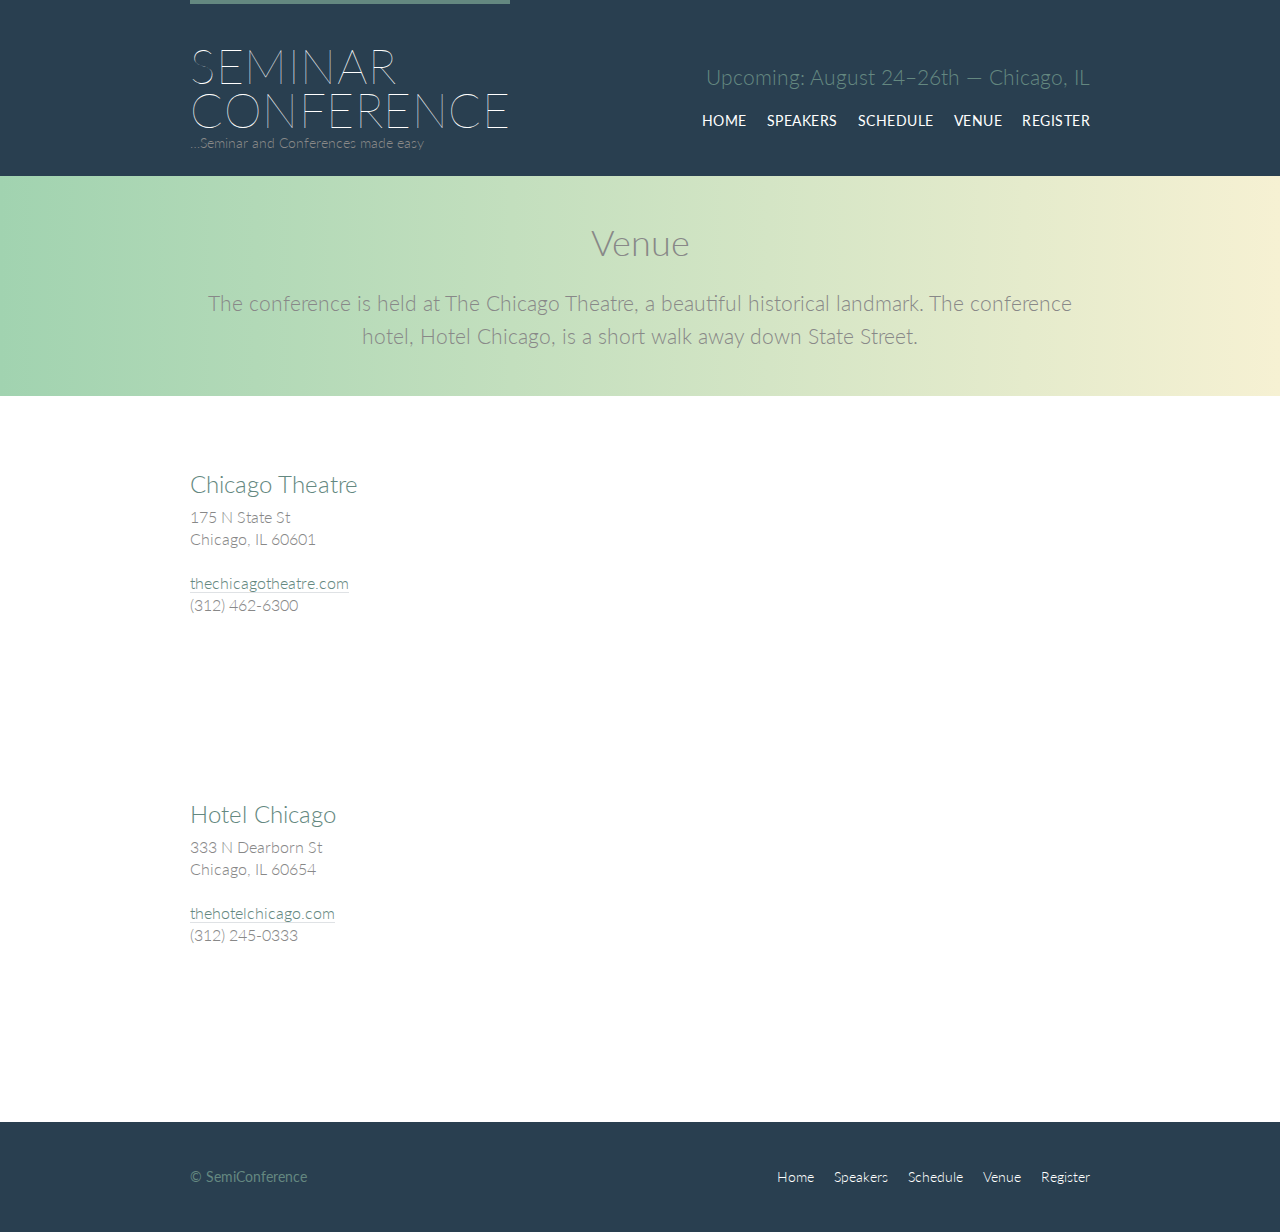
<file: venue.html>
<!DOCTYPE html>
<html lang="en">
<head>
    <meta charset="utf-8" />
    <title>Schedule</title>
    <link rel="stylesheet" href="css/style.css">
    <link rel="stylesheet" href="http://fonts.googleapis.com/css?family=Lato:100,300,400">

</head>

<body>
      <!-- Header -->
    <header class="primary-header container group">
            <h1 class="logo"><a href="index.html">Seminar<br>Conference</a></h1>
                 
<!--<h1>Seminar and Conferences made easy</h1>-->
        <h3 class="tagline"> Upcoming: August 24&ndash;26th &mdash; Chicago, IL</h3>
        
        <nav class="nav primary-nav">
                <ul>
                        <li><a href="index.html">Home</a></li><!-- 
                        --><li><a href="speakers.html">Speakers</a></li><!-- 
                        --><li><a href="schedule.html">Schedule</a></li><!-- 
                        --><li><a href="venue.html">Venue</a></li><!-- 
                        --><li><a href="register.html">Register</a></li>
                    </ul>
          </nav>
          <h6 class="slog"> &hellip;Seminar and Conferences made easy </h6>    
    </header>
<!-- Lead -->

<section class="row-alt">
        <div class="lead container">
  
          <h1>Venue</h1>
  
          <p>The conference is held at The Chicago Theatre, a beautiful historical landmark. The conference hotel, Hotel Chicago, is a short walk away down State Street.</p>
  
        </div>
      </section>

       <!-- Main content -->

    <section class="row">
            <div class="grid">
      
              <!-- Chicago Theatre -->
      
              <section class="venue-theatre">
      
                <div class="col-1-3">
                  <h2>Chicago Theatre</h2>
                  <p>175 N State St <br> Chicago, IL 60601</p>
                  <p><a href="http://www.thechicagotheatre.com/">thechicagotheatre.com</a> <br> (312) 462-6300</p>
                </div><!--
      
                --><iframe class="venue-map col-2-3" src="https://www.google.com/maps/embed?pb=!1m5!3m3!1m2!1s0x880e2ca55810a493%3A0x4700ddf60fcbfad6!2schicago+theatre!5e0!3m2!1sen!2sus!4v1388701393606"></iframe>
      
              </section>
      
              <!-- Hotel Chicago -->
      
              <section class="venue-hotel">
      
                <div class="col-1-3">
                  <h2>Hotel Chicago</h2>
                  <p>333 N Dearborn St <br> Chicago, IL 60654</p>
                  <p><a href="http://thehotelchicago.com/">thehotelchicago.com</a> <br> (312) 245-0333</p>
                </div><!--
      
                --><iframe class="venue-map col-2-3" src="https://www.google.com/maps/embed?pb=!1m5!3m3!1m2!1s0x880e2cb1da049173%3A0xa5c91d255a775f0b!2sHotel+Sax+Chicago%2C+North+Dearborn+Street%2C+Chicago%2C+IL!5e0!3m2!1sen!2sus!4v1388702493978"></iframe>
      
              </section>
      
            </div>
          </section>
  

<!-- Footer-->
<footer class="primary-footer container group">

        <small class="primary-footer-small">&copy; SemiConference</small>
        <nav class="nav">
                <ul>
                        <li><a href="index.html">Home</a></li><!-- 
                        --><li><a href="speakers.html">Speakers</a></li><!-- 
                        --><li><a href="schedule.html">Schedule</a></li><!-- 
                        --><li><a href="venue.html">Venue</a></li><!-- 
                        --><li><a href="register.html">Register</a></li>
                    </ul>
            </nav>
    </footer>
</file>
<file: css/style.css>
/* http://meyerweb.com/eric/tools/css/reset/ 
   v2.0 | 20110126
   License: none (public domain)
*/

html, body, div, span, applet, object, iframe,
h1, h2, h3, h4, h5, h6, p, blockquote, pre,
a, abbr, acronym, address, big, cite, code,
del, dfn, em, img, ins, kbd, q, s, samp,
small, strike, strong, sub, sup, tt, var,
b, u, i, center,
dl, dt, dd, ol, ul, li,
fieldset, form, label, legend,
table, caption, tbody, tfoot, thead, tr, th, td,
article, aside, canvas, details, embed, 
figure, figcaption, footer, header, hgroup, 
menu, nav, output, ruby, section, summary,
time, mark, audio, video {
	margin: 0;
	padding: 0;
	border: 0;
	font-size: 100%;
	font: inherit;
	vertical-align: baseline;
}
/* HTML5 display-role reset for older browsers */
article, aside, details, figcaption, figure, 
footer, header, hgroup, menu, nav, section {
	display: block;
}
body {
	line-height: 1;
}
ol, ul {
	list-style: none;
}
blockquote, q {
	quotes: none;
}
blockquote:before, blockquote:after,
q:before, q:after {
	content: '';
	content: none;
}
table {
	border-collapse: collapse;
	border-spacing: 0;
}


/*
  ========================================
  Grid
  ========================================
*/
  
  /*Let’s create two new selectors that will share the display and vertical-alignment property styles.*/
  .col-1-3,
  .col-2-3 {
    display: inline-block;
    vertical-align: top;
  }
  
  .grid,
  .col-1-3,
  .col-2-3 {
    padding-left: 15px;
    padding-right: 15px;
  }
*,
*:before,
*:after {
  -webkit-box-sizing: border-box;
     -moz-box-sizing: border-box;
          box-sizing: border-box;
}

/*
  ========================================
  Clearfix
  ========================================
*/
.group:before,
.group:after {
  content: "";
  display: table;
}
.group:after {
  clear: both;
}
.group {
  clear: both;
  *zoom: 1;
}

/*
  ========================================
  Rows
  ========================================
*/

.row,
.row-alt{
  min-width: 960px;
}
.row {
  background: #fff;
  padding: 66px 0 44px 0;
}
.row-alt {
   background: #cbe2c1;
   background: -webkit-linear-gradient(to right, #a1d3b0, #f6f1d3);
   background: -moz-linear-gradient(to right, #a1d3b0, #f6f1d3);
   background: linear-gradient(to right, #a1d3b0, #f6f1d3);
   padding: 44px 0 22px 0;
 }

 /*
  ========================================
  Leads
  ========================================
*/

.lead {
  text-align: center;
}
.lead p {
  font-size: 21px;
  line-height: 33px;
}



/*
=========================================
Primary Header
=========================================
*/
.logo {
  border-top: 4px solid #648880;
  float: left;
  font-size: 48px;
  font-weight: 100;
  letter-spacing: .5px;
  line-height: 44px;
  padding: 40px 0 22px 0;
  text-transform: uppercase;

}
.slog {
  position: absolute;
  float: left;
  font-size: 14px;
}
.primary-header a,
.primary-footer a {
  color: #fff;
}
.primary-header a:hover,
.primary-footer a:hover {
  color: #648880;
}


/*
  ========================================
  Primary footer
  ========================================
*/

.primary-footer {
  color: #648880;
  font-size: 14px;
  padding-bottom: 44px;
  padding-top: 44px;
}
.primary-footer small {
  float: left;
  font-weight: 400;
}

.container,
.grid {
  margin: 0 auto;
  width: 960px;
}
.container {
  padding-left: 30px;
  padding-right: 30px;
}

  
  /*
  ========================================
  Typography
  ========================================
*/

h1, h3, h4, h5, p {
    margin-bottom: 22px;
  }
  h1 {
    font-size: 36px;
    line-height: 44px;
  }
  h2 {
    font-size: 24px;
    line-height: 44px;
    color: #648880;
  }
  h3 {
    font-size: 21px;
    color: #648880;
  }
  h4 {
    font-size: 18px;
  }
  h5 {
    color: #a9b2b9;
    font-size: 14px;
    font-weight: 400;
    text-transform: uppercase;
  }
  
  
  strong {
    font-weight: 400;
  }
  cite, em {
    font-style: italic;
  }
  .tagline {
    margin: 66px 0 22px 0;
    text-align: right;
  }
  .primary-nav {
    font-size: 14px;
    font-weight: 400;
    letter-spacing: .5px;
    text-transform: uppercase;
  }
  
  /*
  ========================================
  Navigation
  ========================================
*/

.nav {
  text-align: right;
}
.nav li {
  display: inline-block;
  margin: 0 10px;
  vertical-align: top;
}
.nav li:last-child {
  margin-right: 0;
}

  /*
  ========================================
  Buttons
  ========================================
*/

.btn {
  border-radius: 5px;
  color: #fff;
  cursor: pointer;
  display: inline-block;
  font-weight: 400;
  letter-spacing: .5px;
  margin: 0;
  text-transform: uppercase;
}

.btn-alt {
  border: 1px solid #fff;
  padding: 10px 30px;
}
.btn-alt:hover {
  background: #fff;
  color: #648880;
}
.btn-default {
  border: 0;
  background: #648880;
  padding: 11px 30px;
  font-size: 14px;
}
.btn-default:hover {
  background: #77a198;
}

  
/*
  ========================================
  Home
  ========================================
*/

.hero {
  color: #fff;
  line-height: 44px;
  padding: 22px 80px 66px 80px;
  text-align: center;
}
.hero h2 {
  font-size: 36px;
}
.hero p {
  font-size: 24px;
  font-weight: 100;
}

.teaser a:hover h3 {
  color: #a9b2b9;
}
.teaser img {
  border-radius: 5px;
  display: block;
  margin-bottom: 22px;
  max-width: 100%
}

/*a three-column reusable layout using inline-block elements*/
  .col-1-3 {
    width: 33.33%;
  }
  .col-2-3 {
    width: 66.66%;
  }

/*
  ========================================
  Custom styles
  ========================================
*/
body {
  background: #293f50;
  color: #888;
  font: 300 16px/22px "Lato", "Open Sans", "Helvetica Neue", Helvetica, Arial, sans-serif;
  }
  /*
  ========================================
  Links
  ========================================
*/

a {
  color: #648880;
  text-decoration: none;
}
a:hover {
  color: #a9b2b9;
}


p a {
  border-bottom: 1px solid #dfe2e5;
}

/*
  ========================================
  Speakers
  ========================================
*/

.speaker-info {
  border: 1px solid #dfe2e5;
  border-radius: 5px;
  margin-top: 88px;
  padding-bottom: 22px;
  text-align: center;
}

.speaker {
  margin-bottom: 44px;
}
.speaker-info img {
  border-radius: 50%;
  height: 130px;
  margin: -66px 0 22px 0;
  vertical-align: top;
}

/*
  ========================================
  Venue
  ========================================
*/

.venue-theatre {
  margin-bottom: 66px;
}
.venue-hotel {
  margin-bottom: 22px;
}
.venue-map {
  height: 264px;
}

/*
  ========================================
  Register
  ========================================
*/

.why-attend {
  list-style: square;
  margin: 0 0 22px 30px;
}

.register-group label {
  color: #648880;
  cursor: pointer;
  font-weight: 400;
}
.register-group input,
.register-group select,
.register-group textarea {
  border: 1px solid #c6c9cc;
  border-radius: 5px;
  color: #888;
  display: block;
  margin: 5px 0 27px 0;
  padding: 5px 8px;
}
.register-group input,
.register-group textarea {
  width: 100%;
}
.register-group select {
  height: 34px;
  width: 60px;
}
.register-group textarea {
  height: 78px;
}

form {
  margin-bottom: 22px;
}
input,
select,
textarea {
  font: 300 16px/22px "Lato", "Open Sans", "Helvetica Neue", Helvetica, Arial, sans-serif;
}

/*
  ========================================
  Schedule
  ========================================
*/

table {
  margin-bottom: 44px;
  width: 100%;
}
table:last-child {
  margin-bottom: 0;
}
th,
td {
  padding-bottom: 22px;
  vertical-align: top;
}
th {
  padding-right: 45px;
  text-align: right;
  width: 20%;
}
td {
  width: 40%;
}
thead {
  line-height: 44px;
}
thead th {
  color: #648880;
  font-size: 24px;
}
tbody th {
  color: #a9b2b9;
  font-size: 14px;
  font-weight: 400;
  padding-top: 22px;
  text-transform: uppercase;
}
tbody td {
  border-top: 1px solid #dfe2e5;
  padding-top: 21px;
}
tbody td:first-of-type {
  padding-right: 15px;
}
tbody td:last-of-type {
  padding-left: 15px;
}
tbody td:only-of-type {
  padding-left: 0;
  padding-right: 0;
}
table a {
  color: #888;
}
table h4 {
  margin-bottom: 0;
}

.schedule-offset {
  color: #a9b2b9;
}
</file>
